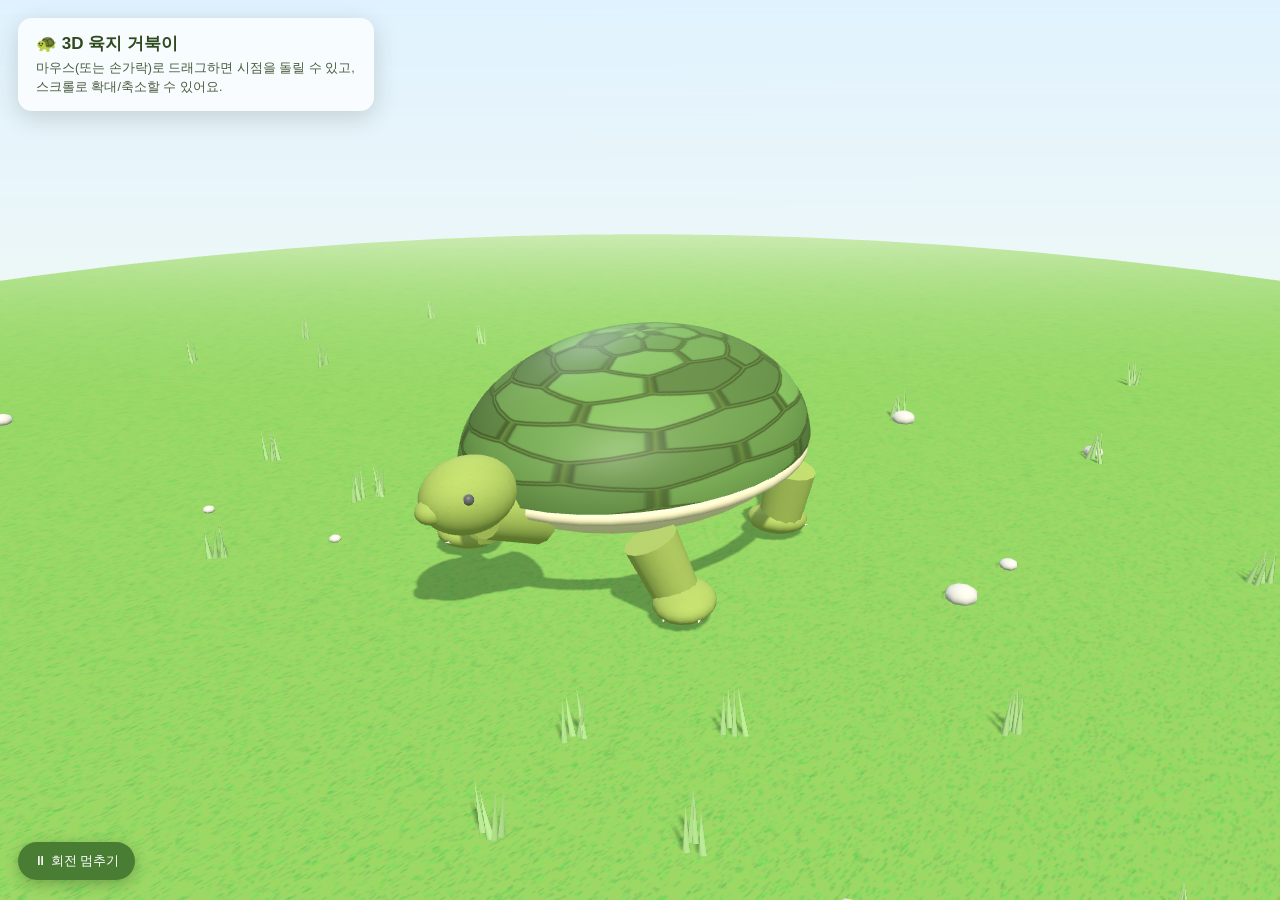
<file: index.html>
<!DOCTYPE html>
<html lang="ko">
<head>
<meta charset="UTF-8" />
<meta name="viewport" content="width=device-width, initial-scale=1.0" />
<title>3D 육지 거북이</title>
<style>
  :root {
    color-scheme: light;
  }
  html, body {
    margin: 0;
    padding: 0;
    height: 100%;
    background: #dff0c8;
    font-family: -apple-system, BlinkMacSystemFont, "Segoe UI", "Apple SD Gothic Neo", "Noto Sans KR", sans-serif;
    overflow: hidden;
  }
  #scene-container {
    position: fixed;
    inset: 0;
  }
  #scene-container canvas {
    display: block;
  }
  .ui {
    position: fixed;
    top: 18px;
    left: 18px;
    z-index: 10;
    background: rgba(255, 255, 255, 0.72);
    backdrop-filter: blur(6px);
    padding: 14px 18px;
    border-radius: 14px;
    box-shadow: 0 6px 24px rgba(30, 50, 20, 0.18);
    max-width: min(320px, calc(100vw - 36px));
  }
  .ui h1 {
    margin: 0 0 4px;
    font-size: 17px;
    color: #2f4a1f;
  }
  .ui p {
    margin: 0;
    font-size: 12.5px;
    line-height: 1.5;
    color: #4a5c3d;
  }
  #toggle-rotate {
    position: fixed;
    bottom: 20px;
    left: 18px;
    z-index: 10;
    border: none;
    background: #3f6b2c;
    color: #fff;
    font-size: 13px;
    padding: 10px 16px;
    border-radius: 999px;
    cursor: pointer;
    box-shadow: 0 4px 14px rgba(30, 50, 20, 0.3);
  }
  #toggle-rotate.active { background: #4a7d34; }
  #toggle-rotate:hover { filter: brightness(1.08); }
  #loading {
    position: fixed;
    inset: 0;
    display: flex;
    align-items: center;
    justify-content: center;
    background: #dff0c8;
    color: #3f6b2c;
    font-size: 15px;
    z-index: 20;
  }
</style>
</head>
<body>
  <div id="loading">거북이를 불러오는 중… 🐢</div>
  <div id="scene-container"></div>

  <div class="ui">
    <h1>🐢 3D 육지 거북이</h1>
    <p>마우스(또는 손가락)로 드래그하면 시점을 돌릴 수 있고, 스크롤로 확대/축소할 수 있어요.</p>
  </div>
  <button id="toggle-rotate" class="active">⏸ 회전 멈추기</button>

  <script src="vendor/three.min.js"></script>
  <script src="vendor/OrbitControls.js"></script>
  <script src="turtle-scene.js"></script>
</body>
</html>
</file>
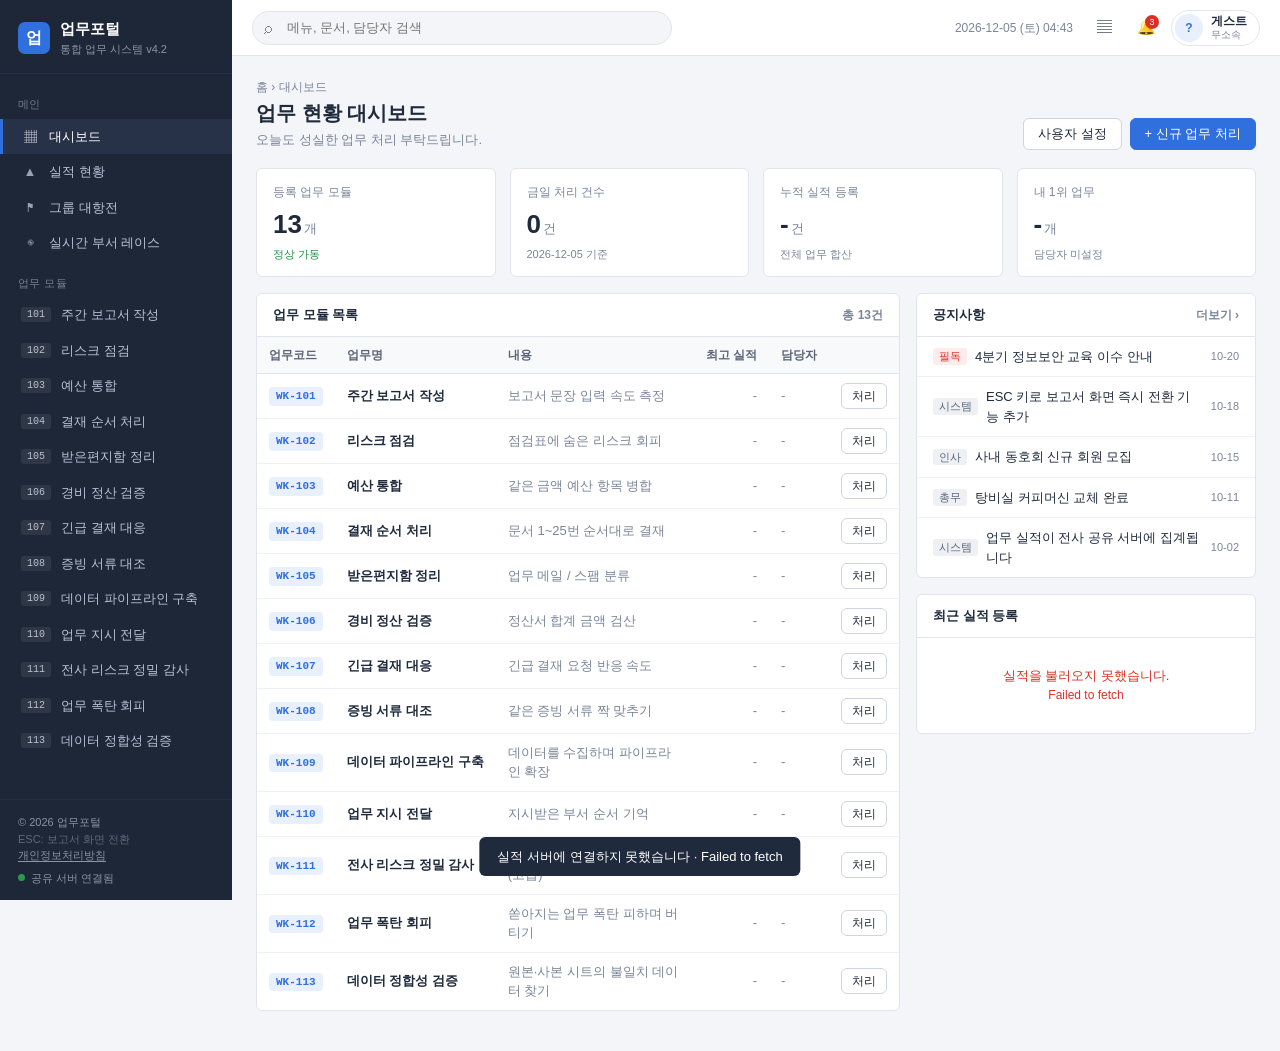
<file: work-portal/index.html>
<!DOCTYPE html>
<html lang="ko">
<head>
<meta charset="UTF-8" />
<meta name="viewport" content="width=device-width, initial-scale=1.0" />
<title>업무포털</title>
<link rel="stylesheet" href="style.css" />
</head>
<body>
<div class="app">
  <aside class="sidebar" id="sidebar">
    <div class="brand">
      <span class="brand-mark">업</span>
      <div>
        <div class="brand-name">업무포털</div>
        <div class="brand-sub">통합 업무 시스템 v4.2</div>
      </div>
    </div>
    <nav class="nav" id="nav"></nav>
    <div class="side-foot">
      <div>© 2026 업무포털</div>
      <div class="muted">ESC: 보고서 화면 전환</div>
      <div><a class="foot-link" href="privacy.html">개인정보처리방침</a></div>
      <div class="db-mode" id="dbMode"></div>
    </div>
  </aside>
  <div class="scrim" id="scrim"></div>

  <div class="main-wrap">
    <header class="topbar">
      <button class="icon-btn menu-btn" id="menuBtn" aria-label="메뉴">☰</button>
      <div class="search">
        <span class="search-ico">⌕</span>
        <input type="text" placeholder="메뉴, 문서, 담당자 검색" aria-label="검색" />
      </div>
      <div class="seg scope-seg hidden" id="scopeSeg" title="순위 보기 범위"></div>
      <div class="top-right">
        <span class="clock" id="clock"></span>
        <button class="icon-btn" id="bossBtn" title="보고서 화면 전환 (ESC)">▤</button>
        <button class="icon-btn bell" title="알림">🔔<span class="dot">3</span></button>
        <button class="user-chip" id="userChip">
          <span class="avatar" id="avatar">?</span>
          <span class="user-meta">
            <span class="user-name" id="userName">게스트</span>
            <span class="user-dept" id="userGroup">무소속</span>
          </span>
        </button>
      </div>
    </header>
    <main class="main" id="main"></main>
  </div>
</div>

<div class="modal-back hidden" id="modalBack"><div class="modal" id="modal"></div></div>
<div class="toast" id="toast"></div>
<div class="boss hidden" id="boss"></div>

<script src="config.js"></script>
<script src="games.js"></script>
<script src="db.js"></script>
<script src="app.js"></script>
</body>
</html>
</file>
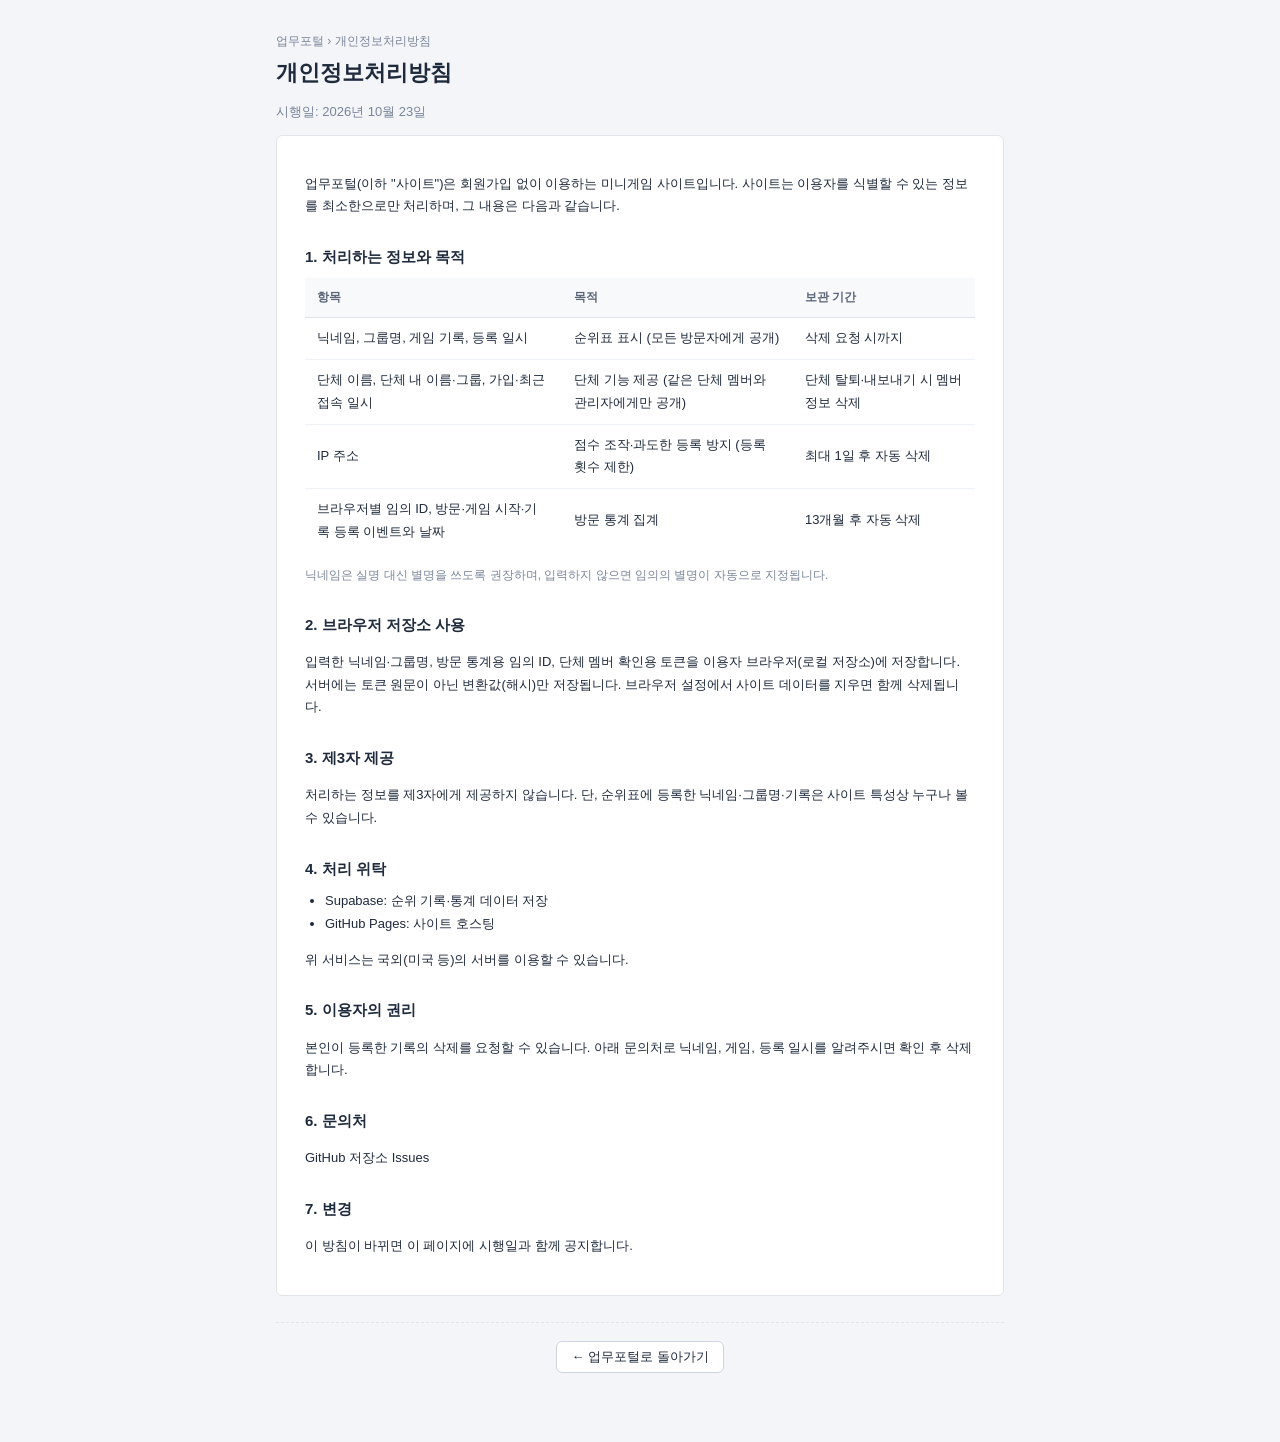
<file: work-portal/privacy.html>
<!DOCTYPE html>
<html lang="ko">
<head>
<meta charset="UTF-8" />
<meta name="viewport" content="width=device-width, initial-scale=1.0" />
<title>개인정보처리방침 - 업무포털</title>
<link rel="stylesheet" href="style.css" />
</head>
<body>
<div class="doc-page">
  <div class="crumb"><a href="./">업무포털</a> › 개인정보처리방침</div>
  <h1>개인정보처리방침</h1>
  <p class="muted">시행일: 2026년 10월 23일</p>

  <section class="panel">
    <div class="panel-b">
      <p>업무포털(이하 "사이트")은 회원가입 없이 이용하는 미니게임 사이트입니다. 사이트는 이용자를 식별할 수 있는 정보를 최소한으로만 처리하며, 그 내용은 다음과 같습니다.</p>

      <h2>1. 처리하는 정보와 목적</h2>
      <table class="tbl">
        <thead><tr><th>항목</th><th>목적</th><th>보관 기간</th></tr></thead>
        <tbody>
          <tr><td>닉네임, 그룹명, 게임 기록, 등록 일시</td><td>순위표 표시 (모든 방문자에게 공개)</td><td>삭제 요청 시까지</td></tr>
          <tr><td>단체 이름, 단체 내 이름·그룹, 가입·최근 접속 일시</td><td>단체 기능 제공 (같은 단체 멤버와 관리자에게만 공개)</td><td>단체 탈퇴·내보내기 시 멤버 정보 삭제</td></tr>
          <tr><td>IP 주소</td><td>점수 조작·과도한 등록 방지 (등록 횟수 제한)</td><td>최대 1일 후 자동 삭제</td></tr>
          <tr><td>브라우저별 임의 ID, 방문·게임 시작·기록 등록 이벤트와 날짜</td><td>방문 통계 집계</td><td>13개월 후 자동 삭제</td></tr>
        </tbody>
      </table>
      <p class="muted sm">닉네임은 실명 대신 별명을 쓰도록 권장하며, 입력하지 않으면 임의의 별명이 자동으로 지정됩니다.</p>

      <h2>2. 브라우저 저장소 사용</h2>
      <p>입력한 닉네임·그룹명, 방문 통계용 임의 ID, 단체 멤버 확인용 토큰을 이용자 브라우저(로컬 저장소)에 저장합니다. 서버에는 토큰 원문이 아닌 변환값(해시)만 저장됩니다. 브라우저 설정에서 사이트 데이터를 지우면 함께 삭제됩니다.</p>

      <h2>3. 제3자 제공</h2>
      <p>처리하는 정보를 제3자에게 제공하지 않습니다. 단, 순위표에 등록한 닉네임·그룹명·기록은 사이트 특성상 누구나 볼 수 있습니다.</p>

      <h2>4. 처리 위탁</h2>
      <ul>
        <li>Supabase: 순위 기록·통계 데이터 저장</li>
        <li>GitHub Pages: 사이트 호스팅</li>
      </ul>
      <p>위 서비스는 국외(미국 등)의 서버를 이용할 수 있습니다.</p>

      <h2>5. 이용자의 권리</h2>
      <p>본인이 등록한 기록의 삭제를 요청할 수 있습니다. 아래 문의처로 닉네임, 게임, 등록 일시를 알려주시면 확인 후 삭제합니다.</p>

      <h2>6. 문의처</h2>
      <p><a href="https://github.com/vision-monkey/Sample3D/issues" target="_blank" rel="noopener">GitHub 저장소 Issues</a></p>

      <h2>7. 변경</h2>
      <p>이 방침이 바뀌면 이 페이지에 시행일과 함께 공지합니다.</p>
    </div>
  </section>
  <p class="intro-actions"><a class="btn" href="./">← 업무포털로 돌아가기</a></p>
</div>
</body>
</html>
</file>
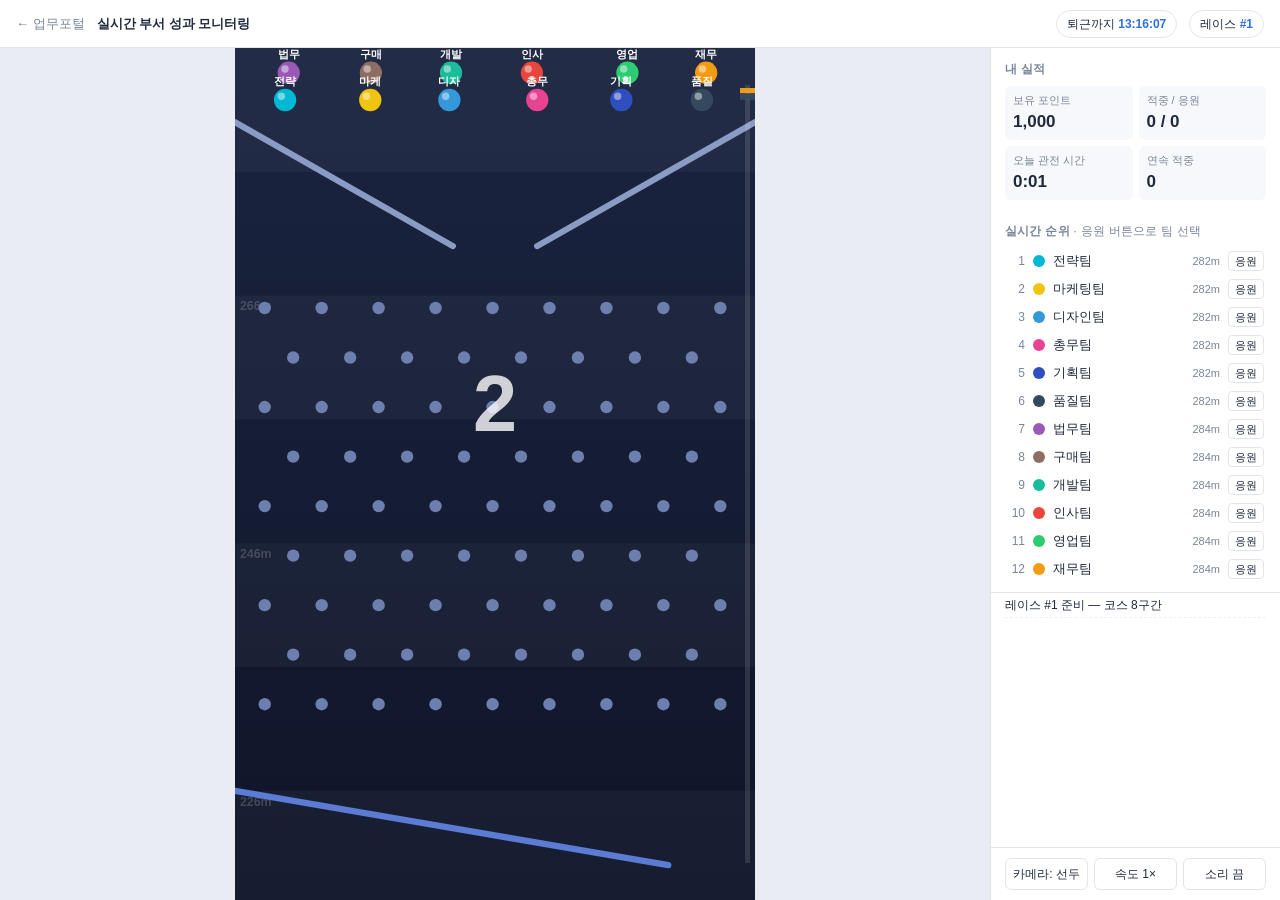
<file: work-portal/race.html>
<!DOCTYPE html>
<html lang="ko">
<head>
<meta charset="UTF-8" />
<meta name="viewport" content="width=device-width, initial-scale=1.0" />
<title>업무포털 - 실시간 부서 성과 모니터링</title>
<style>
  :root {
    --bg: #f3f5f8; --panel: #fff; --line: #e1e5eb; --text: #1f2a3c; --muted: #7a8599;
    --accent: #2f6fde; --ok: #1e8e3e; --ng: #d93025; --gold: #f2b400;
    color-scheme: light;
  }
  * { box-sizing: border-box; }
  html, body { margin: 0; height: 100%; }
  body {
    background: var(--bg); color: var(--text); overflow: hidden;
    font: 13px/1.5 "Pretendard", "Malgun Gothic", "맑은 고딕", "Apple SD Gothic Neo", "Noto Sans KR", -apple-system, "Segoe UI", sans-serif;
  }
  button { font: inherit; color: inherit; cursor: pointer; }
  .top {
    height: 48px; display: flex; align-items: center; gap: 12px; padding: 0 16px;
    background: #fff; border-bottom: 1px solid var(--line);
  }
  .top a { color: var(--muted); text-decoration: none; }
  .top a:hover { color: var(--accent); }
  .top .title { font-weight: 700; }
  .top .sp { flex: 1; }
  .chip { padding: 4px 10px; border: 1px solid var(--line); border-radius: 999px; background: #fff; font-size: 12px; white-space: nowrap; }
  .chip b { color: var(--accent); font-variant-numeric: tabular-nums; }
  .layout { display: flex; height: calc(100% - 48px); }
  .stage { flex: 1; min-width: 0; position: relative; display: flex; justify-content: center; background: #e9edf3; }
  #cv { display: block; height: 100%; max-width: 100%; touch-action: none; }
  .side {
    width: 290px; flex: 0 0 290px; background: #fff; border-left: 1px solid var(--line);
    display: flex; flex-direction: column; overflow: hidden;
  }
  .side h3 { margin: 0; padding: 12px 14px 8px; font-size: 12px; color: var(--muted); font-weight: 600; letter-spacing: .02em; }
  .stats { display: grid; grid-template-columns: 1fr 1fr; gap: 6px; padding: 0 14px 10px; }
  .stat { background: #f6f8fb; border-radius: 6px; padding: 6px 8px; }
  .stat .l { font-size: 11px; color: var(--muted); }
  .stat .v { font-size: 17px; font-weight: 700; font-variant-numeric: tabular-nums; }
  .stat .v.up { color: var(--ok); }
  #board { list-style: none; margin: 0; padding: 0 8px; position: relative; flex: 0 0 auto; }
  #board li {
    position: absolute; left: 8px; right: 8px; height: 26px; display: flex; align-items: center; gap: 8px;
    padding: 0 8px; border-radius: 5px; transition: transform .35s cubic-bezier(.2,.9,.3,1.2), background .3s;
    font-variant-numeric: tabular-nums;
  }
  #board li.mine { background: #fff6d6; font-weight: 700; }
  #board li .pos { width: 18px; color: var(--muted); font-size: 12px; text-align: right; }
  #board li .dot { width: 12px; height: 12px; border-radius: 50%; flex: 0 0 auto; }
  #board li .nm { flex: 1; }
  #board li .tag { font-size: 11px; color: var(--muted); }
  #board li.fin .tag { color: var(--ok); font-weight: 700; }
  #board li .bet {
    border: 1px solid var(--line); background: #fff; border-radius: 4px; font-size: 11px; padding: 0 6px; line-height: 18px;
  }
  #board li.mine .bet { background: var(--gold); border-color: var(--gold); color: #fff; }
  .feed { flex: 1; overflow: hidden; border-top: 1px solid var(--line); margin-top: 8px; }
  #feed { list-style: none; margin: 0; padding: 0 14px 10px; font-size: 12px; }
  #feed li { padding: 3px 0; border-bottom: 1px dashed #eef1f5; animation: fin .3s ease; }
  #feed li.hot { color: var(--ng); font-weight: 700; }
  #feed li.gold { color: #b07d00; font-weight: 700; }
  @keyframes fin { from { opacity: 0; transform: translateX(-8px); } }
  .ctrl { display: flex; gap: 6px; padding: 10px 14px; border-top: 1px solid var(--line); }
  .ctrl button { flex: 1; border: 1px solid var(--line); background: #fff; border-radius: 6px; padding: 6px 0; font-size: 12px; }
  .ctrl button.on { background: var(--accent); color: #fff; border-color: var(--accent); }
  .overlay {
    position: absolute; left: 50%; top: 38%; transform: translate(-50%, -50%) scale(.6); opacity: 0; pointer-events: none;
    background: rgba(255,255,255,.95); border-radius: 14px; padding: 18px 26px; text-align: center;
    box-shadow: 0 14px 40px rgba(20,30,60,.25); transition: all .35s cubic-bezier(.2,1.4,.4,1); min-width: 240px;
  }
  .overlay.show { opacity: 1; transform: translate(-50%, -50%) scale(1); }
  .overlay .big { font-size: 26px; font-weight: 800; }
  .overlay .sub { color: var(--muted); margin-top: 4px; }
  .overlay .gain { font-size: 20px; font-weight: 800; color: var(--ok); margin-top: 6px; }
  .overlay .gain.lose { color: var(--muted); font-size: 14px; }
  .boss { position: fixed; inset: 0; background: #fff; z-index: 99; overflow: auto; padding: 16px; }
  .boss table { border-collapse: collapse; font-size: 12px; width: 100%; }
  .boss th, .boss td { border: 1px solid #d6dbe3; padding: 3px 8px; text-align: right; }
  .boss th { background: #f1f3f6; text-align: center; }
  .boss td:first-child { text-align: left; }
  .hidden { display: none !important; }
  @media (max-width: 760px) {
    .side { position: absolute; right: 0; top: 48px; bottom: auto; width: 128px; flex: none; background: rgba(255,255,255,.82); border-radius: 0 0 0 8px; }
    .stats, .feed, .side h3, .chip.hide-m, .top .title { display: none; }
    #board { padding: 4px 0 0; }
    #board li { left: 2px; right: 2px; gap: 4px; padding: 0 4px; font-size: 11px; white-space: nowrap; }
    #board li .pos { width: 14px; font-size: 10px; }
    #board li .dot { width: 9px; height: 9px; }
    #board li .tag { display: none; }
    #board li .bet { padding: 0 4px; font-size: 10px; }
    .ctrl { flex-direction: column; gap: 4px; padding: 6px; }
    .ctrl button { font-size: 11px; padding: 3px 0; }
    .stage { justify-content: flex-start; }
  }
</style>
</head>
<body>
<div class="top">
  <a href="./">← 업무포털</a>
  <span class="title">실시간 부서 성과 모니터링</span>
  <span class="sp"></span>
  <span class="chip hide-m">퇴근까지 <b id="leave">--:--:--</b></span>
  <span class="chip">레이스 <b id="raceNo">#1</b></span>
</div>
<div class="layout">
  <div class="stage">
    <canvas id="cv"></canvas>
    <div class="overlay" id="ov"><div class="big" id="ovBig"></div><div class="sub" id="ovSub"></div><div class="gain" id="ovGain"></div></div>
  </div>
  <aside class="side">
    <h3 class="hide-m">내 실적</h3>
    <div class="stats">
      <div class="stat"><div class="l">보유 포인트</div><div class="v" id="pts">1,000</div></div>
      <div class="stat"><div class="l">적중 / 응원</div><div class="v" id="hit">0 / 0</div></div>
      <div class="stat"><div class="l">오늘 관전 시간</div><div class="v" id="watch">0:00</div></div>
      <div class="stat"><div class="l">연속 적중</div><div class="v" id="streak">0</div></div>
    </div>
    <h3>실시간 순위 <span style="font-weight:400">· 응원 버튼으로 팀 선택</span></h3>
    <ul id="board"></ul>
    <div class="feed"><ul id="feed"></ul></div>
    <div class="ctrl">
      <button id="btnCam">카메라: 선두</button>
      <button id="btnSpeed">속도 1×</button>
      <button id="btnSnd">소리 끔</button>
    </div>
  </aside>
</div>
<div class="boss hidden" id="boss"></div>

<script>
(() => {
  'use strict';
  /* ================= 설정 ================= */
  const TEAMS = [
    ['인사팀', '#e8453c'], ['재무팀', '#f39c12'], ['마케팅팀', '#f1c40f'], ['영업팀', '#2ecc71'],
    ['개발팀', '#1abc9c'], ['디자인팀', '#3498db'], ['기획팀', '#2f4fbf'], ['법무팀', '#9b59b6'],
    ['총무팀', '#e84393'], ['구매팀', '#8d6e63'], ['품질팀', '#34495e'], ['전략팀', '#00b8d4'],
  ];
  const W = 420;               // 월드 폭
  const R = 9;                 // 공 반지름
  const G = 980;               // 중력
  const DT = 1 / 240;          // 물리 스텝
  const store = {
    get(k, d) { try { const v = localStorage.getItem('wp_race_' + k); return v == null ? d : JSON.parse(v); } catch (e) { return d; } },
    set(k, v) { try { localStorage.setItem('wp_race_' + k, JSON.stringify(v)); } catch (e) {} },
  };
  const today = new Date().toDateString();
  if (store.get('day', '') !== today) { store.set('day', today); store.set('watch', 0); }

  let points = store.get('points', 1000);
  let hits = store.get('hits', 0), bets = store.get('bets', 0), streak = store.get('streak', 0);
  let watchSec = store.get('watch', 0);
  let raceNo = store.get('raceNo', 0);
  let myTeam = store.get('myTeam', -1);
  let wins = store.get('wins', TEAMS.map(() => 0));

  /* ================= 캔버스 ================= */
  const cv = document.getElementById('cv');
  const ctx = cv.getContext('2d');
  let scale = 1, viewH = 800, cssW = W;
  function resize() {
    const stage = cv.parentElement;
    const sh = stage.clientHeight;
    const sw = stage.clientWidth;
    cssW = Math.min(sw, Math.max(320, Math.min(520, sh * 0.62)));
    const dpr = window.devicePixelRatio || 1;
    cv.style.width = cssW + 'px';
    cv.style.height = sh + 'px';
    cv.width = Math.round(cssW * dpr);
    cv.height = Math.round(sh * dpr);
    scale = (cssW / W) * dpr;
    viewH = cv.height / scale;
  }
  window.addEventListener('resize', resize);

  /* ================= 코스 생성 ================= */
  const rnd = (a, b) => a + Math.random() * (b - a);
  const pick = (arr) => arr[Math.floor(Math.random() * arr.length)];
  let pegs, segs, spinners, bumpers, boosters, finishY, sections;

  function buildCourse() {
    pegs = []; segs = []; spinners = []; bumpers = []; boosters = []; sections = [];
    let y = 160;
    // 출발 깔때기
    segs.push({ x1: 0, y1: 60, x2: W / 2 - 34, y2: y, kind: 'wall' });
    segs.push({ x1: W, y1: 60, x2: W / 2 + 34, y2: y, kind: 'wall' });
    y += 50;
    const types = ['pegs', 'spin', 'zig', 'bump', 'funnel', 'mill', 'pegs', 'spin', 'bump', 'zig'];
    const order = [];
    const n = 7 + Math.floor(Math.random() * 2);
    let last = '';
    for (let i = 0; i < n; i++) {
      let t; do { t = pick(types); } while (t === last);
      order.push(t); last = t;
    }
    for (const t of order) {
      const y0 = y;
      if (t === 'pegs') {
        const rows = 7 + Math.floor(Math.random() * 3), gap = 46;
        for (let r = 0; r < rows; r++) {
          const off = r % 2 ? gap / 2 : 0;
          for (let x = 24 + off; x < W - 16; x += gap) pegs.push({ x, y: y + r * 40, r: 5, flash: 0 });
        }
        y += rows * 40 + 30;
      } else if (t === 'spin') {
        const cnt = pick([2, 3]);
        for (let i = 0; i < cnt; i++) {
          const cx = (W / (cnt + 1)) * (i + 1);
          spinners.push({ x: cx, y: y + 70, len: W / (cnt + 1) * 0.92, a: Math.random() * Math.PI, w: (i % 2 ? -1 : 1) * rnd(2.2, 3.6), arms: pick([1, 2]) });
        }
        y += 170;
      } else if (t === 'zig') {
        const k = 3;
        for (let i = 0; i < k; i++) {
          const left = i % 2 === 0;
          if (left) segs.push({ x1: 0, y1: y, x2: W - 70, y2: y + 60, kind: 'shelf' });
          else segs.push({ x1: W, y1: y, x2: 70, y2: y + 60, kind: 'shelf' });
          y += 95;
        }
        y += 30;
      } else if (t === 'bump') {
        const cnt = 5 + Math.floor(Math.random() * 3);
        for (let i = 0; i < cnt; i++) {
          bumpers.push({ x: rnd(50, W - 50), y: y + 40 + i * 48, r: rnd(14, 22), flash: 0 });
        }
        y += cnt * 48 + 70;
      } else if (t === 'funnel') {
        const gx = rnd(110, W - 110);
        segs.push({ x1: 0, y1: y, x2: gx - 26, y2: y + 110, kind: 'wall' });
        segs.push({ x1: W, y1: y, x2: gx + 26, y2: y + 110, kind: 'wall' });
        boosters.push({ x: gx, y: y + 150, r: 20, flash: 0 });
        y += 210;
      } else if (t === 'mill') {
        spinners.push({ x: W / 2, y: y + 110, len: 190, a: 0, w: pick([-1, 1]) * rnd(1.4, 2.2), arms: 3 });
        pegs.push({ x: 30, y: y + 40, r: 6, flash: 0 }, { x: W - 30, y: y + 40, r: 6, flash: 0 });
        y += 240;
      }
      sections.push({ t, y0, y1: y });
    }
    y += 40;
    // 결승 깔때기
    segs.push({ x1: 0, y1: y, x2: W / 2 - 40, y2: y + 120, kind: 'wall' });
    segs.push({ x1: W, y1: y, x2: W / 2 + 40, y2: y + 120, kind: 'wall' });
    finishY = y + 150;
  }

  /* ================= 공 ================= */
  let balls = [];
  let finishOrder = [];
  let phase = 'ready', phaseT = 0, raceT = 0, firstFinishT = 0;
  let cam = 0, camMode = store.get('cam', 'lead');
  let particles = [], popups = [];
  let speed = 1, shake = 0, slowmo = 1;
  let lastRank = [], leadFeedT = 0;

  function newRace() {
    buildCourse();
    raceNo++; store.set('raceNo', raceNo);
    document.getElementById('raceNo').textContent = '#' + raceNo;
    const idx = TEAMS.map((_, i) => i).sort(() => Math.random() - 0.5);
    balls = idx.map((ti, k) => ({
      t: ti, name: TEAMS[ti][0], color: TEAMS[ti][1],
      x: 40 + (k % 6) * 68 + rnd(-6, 6), y: 20 + Math.floor(k / 6) * 22,
      vx: 0, vy: 0, fin: 0, best: 0, stuckT: 0, trail: [],
    }));
    finishOrder = [];
    phase = 'ready'; phaseT = 0; raceT = 0; firstFinishT = 0;
    cam = 0; particles = []; popups = []; lastRank = []; leadFeedT = 0;
    feed(`레이스 #${raceNo} 준비 — 코스 ${sections.length}구간`, '');
    if (myTeam >= 0) feed(`내 응원팀: ${TEAMS[myTeam][0]} (배당 ${odds(myTeam).toFixed(1)}배)`, 'gold');
    hideOverlay();
    showOverlay('READY', myTeam >= 0 ? `${TEAMS[myTeam][0]} 응원 중` : '오른쪽에서 응원팀을 골라보세요', '');
  }

  function odds(t) {
    const total = wins.reduce((a, b) => a + b, 0) + TEAMS.length;
    const p = (wins[t] + 1) / total;
    return Math.max(2, Math.min(25, 0.9 / p));
  }

  /* ================= 물리 ================= */
  function collideSeg(b, x1, y1, x2, y2, rest, svx, svy, cxr, cyr, w) {
    const dx = x2 - x1, dy = y2 - y1;
    const L2 = dx * dx + dy * dy || 1;
    let t = ((b.x - x1) * dx + (b.y - y1) * dy) / L2;
    t = t < 0 ? 0 : t > 1 ? 1 : t;
    const px = x1 + dx * t, py = y1 + dy * t;
    let nx = b.x - px, ny = b.y - py;
    const d2 = nx * nx + ny * ny;
    if (d2 >= R * R) return false;
    const d = Math.sqrt(d2) || 0.0001;
    nx /= d; ny /= d;
    b.x = px + nx * R; b.y = py + ny * R;
    // 회전체 표면 속도
    let sx = svx || 0, sy = svy || 0;
    if (w) { sx = -w * (py - cyr); sy = w * (px - cxr); }
    const rvx = b.vx - sx, rvy = b.vy - sy;
    const vn = rvx * nx + rvy * ny;
    if (vn < 0) {
      const tx = rvx - vn * nx, ty = rvy - vn * ny;
      b.vx = tx * 0.995 - vn * rest * nx + sx;
      b.vy = ty * 0.995 - vn * rest * ny + sy;
    }
    return -vn;
  }
  function collideCircle(b, c, rest, kick) {
    const dx = b.x - c.x, dy = b.y - c.y;
    const rr = R + c.r;
    const d2 = dx * dx + dy * dy;
    if (d2 >= rr * rr) return 0;
    const d = Math.sqrt(d2) || 0.0001;
    const nx = dx / d, ny = dy / d;
    b.x = c.x + nx * rr; b.y = c.y + ny * rr;
    const vn = b.vx * nx + b.vy * ny;
    if (vn < 0) {
      b.vx -= (1 + rest) * vn * nx;
      b.vy -= (1 + rest) * vn * ny;
    }
    if (kick) { b.vx += nx * kick; b.vy += ny * kick; }
    return Math.max(0, -vn);
  }

  function step(dt) {
    for (const s of spinners) s.a += s.w * dt;
    for (const b of balls) {
      if (b.fin) continue;
      b.vy += G * dt;
      b.vx *= 0.9995;
      const sp = Math.hypot(b.vx, b.vy);
      if (sp > 1100) { b.vx *= 1100 / sp; b.vy *= 1100 / sp; }
      b.x += b.vx * dt; b.y += b.vy * dt;
      // 벽
      if (b.x < R) { b.x = R; b.vx = Math.abs(b.vx) * 0.6; }
      if (b.x > W - R) { b.x = W - R; b.vx = -Math.abs(b.vx) * 0.6; }
      // 정적 선분
      for (const s of segs) {
        if (b.y < Math.min(s.y1, s.y2) - R - 2 || b.y > Math.max(s.y1, s.y2) + R + 2) continue;
        collideSeg(b, s.x1, s.y1, s.x2, s.y2, 0.35);
      }
      // 회전 막대
      for (const s of spinners) {
        if (Math.abs(b.y - s.y) > s.len / 2 + R + 4) continue;
        for (let k = 0; k < s.arms; k++) {
          const a = s.a + (k * Math.PI) / s.arms;
          const hx = Math.cos(a) * s.len / 2, hy = Math.sin(a) * s.len / 2;
          const hit = collideSeg(b, s.x - hx, s.y - hy, s.x + hx, s.y + hy, 0.5, 0, 0, s.x, s.y, s.w);
          if (hit > 250) spark(b.x, b.y, b.color, 3);
        }
      }
      for (const p of pegs) {
        if (Math.abs(b.y - p.y) > 20) continue;
        const v = collideCircle(b, p, 0.55);
        if (v > 120) { p.flash = 1; if (v > 300) blip(600 + Math.random() * 300, 0.02); }
      }
      for (const p of bumpers) {
        if (Math.abs(b.y - p.y) > 40) continue;
        const v = collideCircle(b, p, 0.9, 260);
        if (v > 0) { p.flash = 1; spark(b.x, b.y, '#ff4d6d', 8); shake = Math.max(shake, 3); blip(220 + Math.random() * 80, 0.05); }
      }
      for (const p of boosters) {
        if (Math.abs(b.y - p.y) > 40) continue;
        const dx = b.x - p.x, dy = b.y - p.y;
        if (dx * dx + dy * dy < (p.r + R) ** 2 && !b.boosted) {
          b.boosted = p; b.vy = Math.max(b.vy, 0) + 520; b.vx += rnd(-180, 180);
          p.flash = 1; spark(b.x, b.y, '#ffd400', 14);
          popup(b.x, b.y, 'BOOST!', '#e0a800');
          blip(900, 0.06);
        }
        if (b.boosted === p && Math.abs(dy) > 60) b.boosted = null;
      }
      // 결승
      if (b.y > finishY) {
        b.fin = finishOrder.length + 1;
        finishOrder.push(b);
        onFinish(b);
      }
    }
    // 공끼리 충돌
    for (let i = 0; i < balls.length; i++) {
      const a = balls[i]; if (a.fin) continue;
      for (let j = i + 1; j < balls.length; j++) {
        const b = balls[j]; if (b.fin) continue;
        const dx = b.x - a.x, dy = b.y - a.y;
        const d2 = dx * dx + dy * dy;
        if (d2 >= 4 * R * R || d2 === 0) continue;
        const d = Math.sqrt(d2), nx = dx / d, ny = dy / d, ov = (2 * R - d) / 2;
        a.x -= nx * ov; a.y -= ny * ov; b.x += nx * ov; b.y += ny * ov;
        const vn = (b.vx - a.vx) * nx + (b.vy - a.vy) * ny;
        if (vn < 0) {
          const j2 = -vn * 0.9;
          a.vx -= nx * j2; a.vy -= ny * j2; b.vx += nx * j2; b.vy += ny * j2;
        }
      }
    }
  }

  function antiStuck(dt) {
    for (const b of balls) {
      if (b.fin) continue;
      if (b.y > b.best + 6) { b.best = b.y; b.stuckT = 0; }
      else b.stuckT += dt;
      if (b.stuckT > 2.5) {
        b.vx += rnd(-260, 260); b.vy -= rnd(200, 380); b.stuckT = 0;
        popup(b.x, b.y - 14, '!?', '#888');
      }
    }
  }

  /* ================= 이벤트 ================= */
  function onFinish(b) {
    spark(b.x, finishY, b.color, 20);
    if (b.fin === 1) {
      firstFinishT = raceT;
      wins[b.t]++; store.set('wins', wins);
      feed(`🏆 ${b.name} 1위 골인! (${raceT.toFixed(1)}초)`, 'gold');
      confetti(80);
      shake = 8;
      blip(523, 0.12); setTimeout(() => blip(659, 0.12), 110); setTimeout(() => blip(784, 0.2), 220);
    } else if (b.fin <= 3) {
      feed(`${b.fin}위 ${b.name} 골인`, '');
    }
    if (b.t === myTeam) {
      const o = odds(myTeam);
      let gain = 0;
      if (b.fin === 1) gain = Math.round(100 * o);
      else if (b.fin === 2) gain = Math.round(100 * o * 0.35);
      else if (b.fin === 3) gain = Math.round(100 * o * 0.15);
      bets++;
      if (b.fin === 1) { hits++; streak++; } else streak = 0;
      points += gain - 100;
      settle = { fin: b.fin, gain };
      saveStats();
    }
  }
  let settle = null;

  function saveStats() {
    if (points < 100) points = 1000; // 파산 구제
    store.set('points', points); store.set('hits', hits); store.set('bets', bets); store.set('streak', streak);
    renderStats();
  }
  function renderStats() {
    document.getElementById('pts').textContent = points.toLocaleString();
    document.getElementById('hit').textContent = `${hits} / ${bets}`;
    document.getElementById('streak').textContent = streak + (streak >= 2 ? ' 🔥' : '');
  }

  /* ================= 이펙트 ================= */
  function spark(x, y, color, n) {
    for (let i = 0; i < n; i++) {
      const a = Math.random() * Math.PI * 2, s = rnd(60, 260);
      particles.push({ x, y, vx: Math.cos(a) * s, vy: Math.sin(a) * s, life: rnd(0.3, 0.7), max: 0.7, color, sz: rnd(1.5, 3.2), g: 300 });
    }
  }
  function confetti(n) {
    const cols = ['#e8453c', '#f1c40f', '#2ecc71', '#3498db', '#9b59b6', '#ff7f50'];
    for (let i = 0; i < n; i++) {
      particles.push({ x: rnd(0, W), y: cam - 20, vx: rnd(-80, 80), vy: rnd(40, 260), life: rnd(1.5, 3), max: 3, color: pick(cols), sz: rnd(3, 6), g: 120, rot: Math.random() * 6, conf: true });
    }
  }
  function popup(x, y, text, color) { popups.push({ x, y, text, color, life: 1 }); }

  let audio = null, soundOn = store.get('sound', false);
  function blip(freq, dur) {
    if (!soundOn) return;
    try {
      audio = audio || new (window.AudioContext || window.webkitAudioContext)();
      const o = audio.createOscillator(), g = audio.createGain();
      o.type = 'triangle'; o.frequency.value = freq;
      g.gain.setValueAtTime(0.06, audio.currentTime);
      g.gain.exponentialRampToValueAtTime(0.0001, audio.currentTime + dur);
      o.connect(g).connect(audio.destination);
      o.start(); o.stop(audio.currentTime + dur + 0.02);
    } catch (e) {}
  }

  const feedEl = document.getElementById('feed');
  function feed(text, cls) {
    const li = document.createElement('li');
    li.textContent = text; if (cls) li.className = cls;
    feedEl.prepend(li);
    while (feedEl.children.length > 30) feedEl.lastChild.remove();
  }

  const ov = document.getElementById('ov');
  function showOverlay(big, sub, gain, lose) {
    document.getElementById('ovBig').textContent = big;
    document.getElementById('ovSub').textContent = sub;
    const g = document.getElementById('ovGain');
    g.textContent = gain; g.className = 'gain' + (lose ? ' lose' : '');
    ov.classList.add('show');
  }
  function hideOverlay() { ov.classList.remove('show'); }

  /* ================= 순위판 ================= */
  const boardEl = document.getElementById('board');
  const rows = TEAMS.map((tm, i) => {
    const li = document.createElement('li');
    li.innerHTML = `<span class="pos"></span><span class="dot" style="background:${tm[1]}"></span><span class="nm">${tm[0]}</span><span class="tag"></span><button class="bet" type="button">응원</button>`;
    li.querySelector('.bet').addEventListener('click', () => {
      myTeam = myTeam === i ? -1 : i;
      store.set('myTeam', myTeam);
      if (phase === 'race' && myTeam >= 0) feed(`응원팀은 다음 레이스부터 적용: ${tm[0]}`, '');
      else if (myTeam >= 0) feed(`내 응원팀: ${tm[0]} (배당 ${odds(i).toFixed(1)}배)`, 'gold');
      updateBoard(true);
    });
    boardEl.appendChild(li);
    return li;
  });
  boardEl.style.height = TEAMS.length * 28 + 'px';
  let activeBet = -1; // 이번 레이스에 실제로 적용된 응원팀

  function ranking() {
    return balls.slice().sort((a, b) => (a.fin && b.fin ? a.fin - b.fin : a.fin ? -1 : b.fin ? 1 : b.y - a.y));
  }
  function updateBoard(force) {
    const rk = ranking();
    rk.forEach((b, i) => {
      const li = rows[b.t];
      li.style.transform = `translateY(${i * 28}px)`;
      li.querySelector('.pos').textContent = i + 1;
      li.className = (b.t === myTeam ? 'mine ' : '') + (b.fin ? 'fin' : '');
      const tag = li.querySelector('.tag');
      if (b.fin) tag.textContent = b.fin === 1 ? '🏆 골인' : '골인';
      else tag.textContent = Math.max(0, Math.round((finishY - b.y) / 10)) + 'm';
    });
    // 추월 알림
    if (phase === 'race' && lastRank.length) {
      rk.slice(0, 3).forEach((b, i) => {
        const prev = lastRank.indexOf(b.t);
        if (prev > i && !b.fin) {
          if (i === 0) {
            if (raceT - leadFeedT > 2.5) { leadFeedT = raceT; feed(`🔥 ${b.name} 선두 탈환!`, 'hot'); popup(b.x, b.y - 16, '1st!', '#d93025'); }
          }
          else if (prev - i >= 3) feed(`⚡ ${b.name} ${prev + 1}위 → ${i + 1}위 급상승`, '');
        }
      });
      if (activeBet >= 0) {
        const mi = rk.findIndex((b) => b.t === activeBet), pi = lastRank.indexOf(activeBet);
        if (mi === 0 && pi > 0) popup(rk[0].x, rk[0].y - 28, '내 팀 선두!', '#b07d00');
      }
    }
    lastRank = rk.map((b) => b.t);
  }

  /* ================= 렌더 ================= */
  function draw() {
    const dpr = window.devicePixelRatio || 1;
    ctx.setTransform(1, 0, 0, 1, 0, 0);
    // 배경
    const g = ctx.createLinearGradient(0, 0, 0, cv.height);
    g.addColorStop(0, '#1b2440'); g.addColorStop(1, '#0f1528');
    ctx.fillStyle = g; ctx.fillRect(0, 0, cv.width, cv.height);
    const sx = shake ? rnd(-shake, shake) : 0, sy = shake ? rnd(-shake, shake) : 0;
    ctx.setTransform(scale, 0, 0, scale, sx * dpr, (-cam + sy) * scale);

    const top = cam - 40, bot = cam + viewH + 40;
    // 구간 배경 띠 & 거리 표시
    ctx.font = '600 10px sans-serif'; ctx.textAlign = 'left';
    for (let y = Math.floor(top / 200) * 200; y < bot; y += 200) {
      ctx.fillStyle = 'rgba(255,255,255,0.035)'; ctx.fillRect(0, y, W, 100);
      ctx.fillStyle = 'rgba(255,255,255,0.18)';
      if (y > 0 && y < finishY) ctx.fillText(Math.round((finishY - y) / 10) + 'm', 4, y + 12);
    }
    // 결승선
    if (finishY > top && finishY < bot + 40) {
      const cs = 12;
      for (let i = 0; i < W / cs; i++) for (let j = 0; j < 2; j++) {
        ctx.fillStyle = (i + j) % 2 ? '#fff' : '#111';
        ctx.fillRect(i * cs, finishY + j * cs, cs, cs);
      }
      ctx.fillStyle = '#ffd400'; ctx.font = '800 16px sans-serif'; ctx.textAlign = 'center';
      ctx.fillText('FINISH', W / 2, finishY - 8);
      // 골인 단상
      finishOrder.slice(0, 12).forEach((b, i) => {
        const x = 20 + (i % 12) * 34, y = finishY + 50;
        ctx.fillStyle = b.color; ctx.beginPath(); ctx.arc(x + 8, y, R, 0, 7); ctx.fill();
        ctx.fillStyle = '#fff'; ctx.font = '700 10px sans-serif';
        ctx.fillText(i + 1, x + 8, y + 24);
      });
    }
    // 선분
    ctx.lineCap = 'round';
    for (const s of segs) {
      if (Math.max(s.y1, s.y2) < top || Math.min(s.y1, s.y2) > bot) continue;
      ctx.strokeStyle = s.kind === 'shelf' ? '#5b7bd5' : '#8a9bc4'; ctx.lineWidth = 5;
      ctx.beginPath(); ctx.moveTo(s.x1, s.y1); ctx.lineTo(s.x2, s.y2); ctx.stroke();
    }
    // 회전 막대
    for (const s of spinners) {
      if (s.y + s.len < top || s.y - s.len > bot) continue;
      ctx.strokeStyle = '#ff9f43'; ctx.lineWidth = 6;
      for (let k = 0; k < s.arms; k++) {
        const a = s.a + (k * Math.PI) / s.arms;
        const hx = Math.cos(a) * s.len / 2, hy = Math.sin(a) * s.len / 2;
        ctx.beginPath(); ctx.moveTo(s.x - hx, s.y - hy); ctx.lineTo(s.x + hx, s.y + hy); ctx.stroke();
      }
      ctx.fillStyle = '#fff'; ctx.beginPath(); ctx.arc(s.x, s.y, 4, 0, 7); ctx.fill();
    }
    // 핀
    for (const p of pegs) {
      if (p.y < top || p.y > bot) continue;
      ctx.fillStyle = p.flash > 0 ? `rgba(255,255,255,${0.5 + p.flash / 2})` : '#6d7fae';
      ctx.beginPath(); ctx.arc(p.x, p.y, p.r + p.flash * 2, 0, 7); ctx.fill();
      p.flash = Math.max(0, p.flash - 0.05);
    }
    for (const p of bumpers) {
      if (p.y < top || p.y > bot) continue;
      ctx.fillStyle = p.flash > 0 ? '#ff8fa3' : '#e63957';
      ctx.beginPath(); ctx.arc(p.x, p.y, p.r * (1 + p.flash * 0.15), 0, 7); ctx.fill();
      ctx.strokeStyle = '#ffd1dc'; ctx.lineWidth = 2; ctx.stroke();
      p.flash = Math.max(0, p.flash - 0.06);
    }
    for (const p of boosters) {
      if (p.y < top || p.y > bot) continue;
      const pulse = 1 + Math.sin(performance.now() / 150) * 0.08 + p.flash * 0.3;
      ctx.strokeStyle = '#ffd400'; ctx.lineWidth = 3;
      ctx.beginPath(); ctx.arc(p.x, p.y, p.r * pulse, 0, 7); ctx.stroke();
      ctx.fillStyle = '#ffd400'; ctx.font = '800 14px sans-serif'; ctx.textAlign = 'center';
      ctx.fillText('»', p.x, p.y + 5);
      p.flash = Math.max(0, p.flash - 0.04);
    }
    // 공
    const leader = ranking()[0];
    for (const b of balls) {
      if (b.fin) continue;
      if (b.trail.length > 1) {
        ctx.strokeStyle = b.color; ctx.lineWidth = 4; ctx.globalAlpha = 0.25;
        ctx.beginPath(); ctx.moveTo(b.trail[0][0], b.trail[0][1]);
        for (const t of b.trail) ctx.lineTo(t[0], t[1]);
        ctx.stroke(); ctx.globalAlpha = 1;
      }
    }
    for (const b of balls) {
      if (b.fin) continue;
      if (b.t === activeBet) {
        ctx.strokeStyle = '#ffd400'; ctx.lineWidth = 2.5;
        ctx.beginPath(); ctx.arc(b.x, b.y, R + 4 + Math.sin(performance.now() / 120) * 1.5, 0, 7); ctx.stroke();
      }
      ctx.fillStyle = b.color;
      ctx.beginPath(); ctx.arc(b.x, b.y, R, 0, 7); ctx.fill();
      ctx.fillStyle = 'rgba(255,255,255,0.45)';
      ctx.beginPath(); ctx.arc(b.x - 3, b.y - 3, 3, 0, 7); ctx.fill();
      ctx.fillStyle = '#fff'; ctx.font = '700 9px sans-serif'; ctx.textAlign = 'center';
      ctx.fillText(b.name.slice(0, 2), b.x, b.y - R - 3);
      if (b === leader && phase === 'race') {
        ctx.fillStyle = '#ffd400'; ctx.font = '12px sans-serif'; ctx.fillText('👑', b.x, b.y - R - 13);
      }
    }
    // 파티클
    for (const p of particles) {
      ctx.globalAlpha = Math.max(0, p.life / p.max);
      ctx.fillStyle = p.color;
      if (p.conf) { ctx.save(); ctx.translate(p.x, p.y); ctx.rotate(p.rot); ctx.fillRect(-p.sz / 2, -p.sz / 4, p.sz, p.sz / 2); ctx.restore(); }
      else { ctx.beginPath(); ctx.arc(p.x, p.y, p.sz, 0, 7); ctx.fill(); }
    }
    ctx.globalAlpha = 1;
    for (const p of popups) {
      ctx.globalAlpha = Math.min(1, p.life * 2);
      ctx.fillStyle = p.color; ctx.font = '800 13px sans-serif'; ctx.textAlign = 'center';
      ctx.strokeStyle = 'rgba(0,0,0,.6)'; ctx.lineWidth = 3;
      ctx.strokeText(p.text, p.x, p.y); ctx.fillText(p.text, p.x, p.y);
    }
    ctx.globalAlpha = 1;
    // 화면 고정 HUD
    ctx.setTransform(scale, 0, 0, scale, 0, 0);
    if (phase === 'ready') {
      const n = Math.ceil(3 - phaseT);
      if (phaseT > 0.6 && n > 0) {
        ctx.fillStyle = '#fff'; ctx.font = '900 64px sans-serif'; ctx.textAlign = 'center';
        ctx.globalAlpha = 1 - (phaseT % 1) * 0.6;
        ctx.fillText(n, W / 2, viewH * 0.45); ctx.globalAlpha = 1;
      }
    }
    if (slowmo < 0.9) {
      ctx.fillStyle = 'rgba(255,60,60,0.9)'; ctx.font = '800 14px sans-serif'; ctx.textAlign = 'center';
      ctx.fillText('◉ 접전! 슬로우 모션', W / 2, 22);
    }
    // 진행 바
    const prog = leader ? Math.min(1, leader.y / finishY) : 0;
    ctx.fillStyle = 'rgba(255,255,255,.12)'; ctx.fillRect(W - 8, 30, 4, viewH - 60);
    for (const b of balls) {
      const yy = 30 + Math.min(1, Math.max(0, b.fin ? 1 : b.y / finishY)) * (viewH - 60);
      ctx.fillStyle = b.color; ctx.fillRect(W - 12, yy - 2, 12, 4);
    }
    void prog;
  }

  /* ================= 메인 루프 ================= */
  let last = performance.now(), acc = 0, boardT = 0, sec = 0;
  function frame(now) {
    let real = Math.min(0.05, (now - last) / 1000);
    last = now;
    if (!bossOn) {
      // 시청 시간
      sec += real;
      if (sec >= 1) { sec -= 1; watchSec++; if (watchSec % 5 === 0) store.set('watch', watchSec); renderWatch(); }
      update(real * speed);
      draw();
    }
    requestAnimationFrame(frame);
  }

  function update(dt) {
    phaseT += dt;
    if (phase === 'ready') {
      if (phaseT > 0.8) hideOverlay();
      if (phaseT >= 3) {
        phase = 'race'; phaseT = 0; activeBet = myTeam; settle = null;
        feed('출발! 🏁', 'hot'); blip(880, 0.15);
        for (const b of balls) { b.vx = rnd(-60, 60); b.best = b.y; }
      }
      cam += (0 - cam) * 0.1;
      return;
    }
    if (phase === 'race') {
      // 슬로우모션 판단
      const live = balls.filter((b) => !b.fin).sort((a, b) => b.y - a.y);
      let target = 1;
      if (!finishOrder.length && live.length > 1 && live[0].y > finishY - 260 && live[0].y - live[1].y < 34) target = 0.3;
      slowmo += (target - slowmo) * 0.15;
      const sdt = dt * slowmo;
      raceT += sdt;
      acc += sdt;
      let n = 0;
      while (acc >= DT && n < 40) { step(DT); acc -= DT; n++; }
      antiStuck(sdt);
      for (const b of balls) {
        if (b.fin) continue;
        b.trail.push([b.x, b.y]); if (b.trail.length > 10) b.trail.shift();
      }
      // 카메라
      let focus;
      if (camMode === 'mine' && activeBet >= 0) focus = balls.find((b) => b.t === activeBet && !b.fin);
      if (!focus) focus = live[0];
      const want = focus ? focus.y - viewH * 0.42 : finishY - viewH * 0.5;
      cam += (Math.max(0, Math.min(finishY + 120 - viewH * 0.6, want)) - cam) * Math.min(1, dt * 4);
      boardT += dt;
      if (boardT > 0.25) { boardT = 0; updateBoard(); }
      const allDone = finishOrder.length === balls.length;
      if (allDone || (firstFinishT && raceT - firstFinishT > 12)) endRace();
    } else if (phase === 'result') {
      slowmo = 1;
      cam += ((finishY - viewH * 0.5) - cam) * Math.min(1, dt * 3);
      if (phaseT > 5.5) newRace();
    }
    // 파티클
    for (const p of particles) { p.vy += p.g * dt; p.x += p.vx * dt; p.y += p.vy * dt; p.life -= dt; if (p.rot != null) p.rot += dt * 6; }
    particles = particles.filter((p) => p.life > 0);
    for (const p of popups) { p.y -= 30 * dt; p.life -= dt; }
    popups = popups.filter((p) => p.life > 0);
    shake = Math.max(0, shake - dt * 25);
  }

  function endRace() {
    // 못 들어온 팀은 현재 위치 순서대로 처리
    const rest = balls.filter((b) => !b.fin).sort((a, b) => b.y - a.y);
    for (const b of rest) { b.fin = finishOrder.length + 1; finishOrder.push(b); if (b.t === activeBet) onFinishLate(b); }
    phase = 'result'; phaseT = 0;
    updateBoard();
    const w = finishOrder[0];
    if (activeBet >= 0 && settle) {
      const s = settle;
      if (s.fin === 1) showOverlay(`🎉 적중! ${w.name}`, `${streak}연속 적중`, `+${s.gain.toLocaleString()} P`);
      else if (s.gain > 0) showOverlay(`${w.name} 우승`, `내 팀 ${s.fin}위 — 일부 회수`, `+${s.gain.toLocaleString()} P`);
      else showOverlay(`${w.name} 우승`, `내 팀 ${s.fin}위`, '-100 P · 다음엔 꼭!', true);
      if (s.fin === 1) { confetti(160); feed(`💰 적중! +${s.gain.toLocaleString()}P`, 'gold'); }
    } else {
      showOverlay(`🏆 ${w.name} 우승`, `총 ${wins[w.t]}회 우승 · ${raceT.toFixed(1)}초`, '');
    }
  }
  function onFinishLate(b) {
    bets++; streak = 0; points -= 100; settle = { fin: b.fin, gain: 0 }; saveStats();
  }

  /* ================= 시간 ================= */
  function renderWatch() {
    const h = Math.floor(watchSec / 3600), m = Math.floor((watchSec % 3600) / 60), s = watchSec % 60;
    document.getElementById('watch').textContent = h ? `${h}:${String(m).padStart(2, '0')}:${String(s).padStart(2, '0')}` : `${m}:${String(s).padStart(2, '0')}`;
  }
  function tickLeave() {
    const d = new Date(), end = new Date(d); end.setHours(18, 0, 0, 0);
    let diff = Math.floor((end - d) / 1000);
    const el = document.getElementById('leave');
    if (diff <= 0) { el.textContent = '퇴근하세요!'; return; }
    const p = (n) => String(n).padStart(2, '0');
    el.textContent = `${p(Math.floor(diff / 3600))}:${p(Math.floor(diff / 60) % 60)}:${p(diff % 60)}`;
  }
  setInterval(tickLeave, 1000); tickLeave();

  /* ================= 컨트롤 ================= */
  const btnCam = document.getElementById('btnCam');
  const btnSpeed = document.getElementById('btnSpeed');
  const btnSnd = document.getElementById('btnSnd');
  function renderCtrl() {
    btnCam.textContent = camMode === 'mine' ? '카메라: 내 팀' : '카메라: 선두';
    btnCam.classList.toggle('on', camMode === 'mine');
    btnSpeed.textContent = `속도 ${speed}×`;
    btnSpeed.classList.toggle('on', speed !== 1);
    btnSnd.textContent = soundOn ? '소리 켬' : '소리 끔';
    btnSnd.classList.toggle('on', soundOn);
  }
  btnCam.onclick = () => { camMode = camMode === 'mine' ? 'lead' : 'mine'; store.set('cam', camMode); renderCtrl(); };
  btnSpeed.onclick = () => { speed = speed === 1 ? 2 : speed === 2 ? 0.5 : 1; renderCtrl(); };
  btnSnd.onclick = () => { soundOn = !soundOn; store.set('sound', soundOn); renderCtrl(); if (soundOn) blip(660, 0.08); };

  /* ================= 보스 화면 (ESC) ================= */
  let bossOn = false;
  const bossEl = document.getElementById('boss');
  const TITLE = document.title;
  function buildBoss() {
    const months = ['1월', '2월', '3월', '4월', '5월', '6월', '7월', '8월', '9월', '10월', '11월', '12월'];
    let h = '<table><tr><th>부서</th>' + months.map((m) => `<th>${m}</th>`).join('') + '<th>합계</th></tr>';
    for (const [n] of TEAMS) {
      let sum = 0;
      const cells = months.map(() => { const v = Math.floor(rnd(1200, 9800)); sum += v; return `<td>${v.toLocaleString()}</td>`; }).join('');
      h += `<tr><td>${n}</td>${cells}<td><b>${sum.toLocaleString()}</b></td></tr>`;
    }
    bossEl.innerHTML = '<div style="font-weight:700;margin-bottom:8px">2026년 부서별 월간 실적 집계 (단위: 천원)</div>' + h + '</table>';
  }
  function toggleBoss() {
    bossOn = !bossOn;
    if (bossOn) buildBoss();
    bossEl.classList.toggle('hidden', !bossOn);
    document.title = bossOn ? '2026 부서별 실적 집계.xlsx' : TITLE;
    last = performance.now();
  }
  window.addEventListener('keydown', (e) => { if (e.key === 'Escape') toggleBoss(); });
  bossEl.addEventListener('dblclick', toggleBoss);

  /* ================= 시작 ================= */
  resize();
  renderStats(); renderWatch(); renderCtrl();
  newRace();
  updateBoard(true);
  requestAnimationFrame(frame);
})();
</script>
</body>
</html>
</file>
<file: work-portal/style.css>
:root {
  --bg: #f3f5f8;
  --panel: #ffffff;
  --line: #e1e5eb;
  --line-2: #eef1f5;
  --text: #1f2a3c;
  --muted: #7a8599;
  --side: #1e2738;
  --side-2: #273248;
  --side-text: #b8c2d4;
  --accent: #2f6fde;
  --accent-2: #e8f0fd;
  --ok: #1e8e3e;
  --ng: #d93025;
  --warn: #f29900;
  --radius: 6px;
  color-scheme: light;
}

* { box-sizing: border-box; }
html, body { margin: 0; padding: 0; }
body {
  background: var(--bg);
  color: var(--text);
  font: 13px/1.5 "Pretendard", "Malgun Gothic", "맑은 고딕", "Apple SD Gothic Neo", "Noto Sans KR", -apple-system, "Segoe UI", sans-serif;
  -webkit-font-smoothing: antialiased;
}
a { color: inherit; text-decoration: none; }
button { font: inherit; color: inherit; }
.hidden { display: none !important; }
.muted { color: var(--muted); }
.sm { font-size: 12px; }
.b { font-weight: 600; }
.r { text-align: right; }

/* ---------- layout ---------- */
.app { display: flex; min-height: 100vh; }
.sidebar {
  width: 232px;
  flex: 0 0 232px;
  background: var(--side);
  color: var(--side-text);
  display: flex;
  flex-direction: column;
  position: sticky;
  top: 0;
  height: 100vh;
  overflow-y: auto;
}
.brand { display: flex; align-items: center; gap: 10px; padding: 18px 18px 16px; border-bottom: 1px solid var(--side-2); }
.brand-mark {
  width: 32px; height: 32px; border-radius: 7px; background: var(--accent); color: #fff;
  display: grid; place-items: center; font-weight: 800; font-size: 16px;
}
.brand-name { color: #fff; font-weight: 700; font-size: 15px; }
.brand-sub { font-size: 11px; opacity: 0.7; }
.nav { padding: 8px 0; flex: 1; }
.nav-sec { padding: 14px 18px 6px; font-size: 11px; letter-spacing: 0.04em; text-transform: uppercase; opacity: 0.55; }
.nav a {
  display: flex; align-items: center; gap: 10px;
  padding: 8px 18px; font-size: 13px; border-left: 3px solid transparent;
}
.nav a:hover { background: var(--side-2); color: #fff; }
.nav a.active { background: var(--side-2); color: #fff; border-left-color: var(--accent); }
.nav-ico { width: 18px; text-align: center; opacity: 0.8; }
.nav-code {
  font-size: 10px; font-family: ui-monospace, Menlo, Consolas, monospace;
  background: rgba(255,255,255,0.08); border-radius: 3px; padding: 0 4px; min-width: 30px; text-align: center;
}
.side-foot { padding: 14px 18px; font-size: 11px; border-top: 1px solid var(--side-2); opacity: 0.7; }
.scrim { display: none; }

.main-wrap { flex: 1; min-width: 0; display: flex; flex-direction: column; }
.topbar {
  height: 56px; background: var(--panel); border-bottom: 1px solid var(--line);
  display: flex; align-items: center; gap: 12px; padding: 0 20px;
  position: sticky; top: 0; z-index: 20;
}
.menu-btn { display: none; }
.search { flex: 1; max-width: 420px; position: relative; }
.search input {
  width: 100%; height: 34px; border: 1px solid var(--line); border-radius: 17px;
  background: var(--bg); padding: 0 14px 0 34px; font: inherit; outline: none;
}
.search input:focus { border-color: var(--accent); background: #fff; }
.search-ico { position: absolute; left: 12px; top: 50%; transform: translateY(-50%); color: var(--muted); font-size: 16px; }
.top-right { margin-left: auto; display: flex; align-items: center; gap: 8px; }
.clock { color: var(--muted); font-size: 12px; margin-right: 6px; font-variant-numeric: tabular-nums; }
.icon-btn {
  width: 34px; height: 34px; border: 1px solid transparent; background: none; border-radius: 6px; cursor: pointer;
  position: relative; font-size: 15px;
}
.icon-btn:hover { background: var(--bg); border-color: var(--line); }
.bell .dot {
  position: absolute; top: 3px; right: 3px; background: var(--ng); color: #fff;
  font-size: 9px; min-width: 14px; height: 14px; border-radius: 7px; line-height: 14px; text-align: center;
}
.user-chip {
  display: flex; align-items: center; gap: 8px; border: 1px solid var(--line); background: #fff;
  border-radius: 20px; padding: 3px 12px 3px 3px; cursor: pointer;
}
.user-chip:hover { border-color: var(--accent); }
.avatar {
  width: 28px; height: 28px; border-radius: 50%; background: var(--accent-2); color: var(--accent);
  display: grid; place-items: center; font-weight: 700; font-size: 12px; flex: 0 0 auto;
}
.avatar.sm { width: 24px; height: 24px; font-size: 11px; }
.user-meta { display: flex; flex-direction: column; text-align: left; line-height: 1.2; }
.user-name { font-weight: 600; font-size: 12px; }
.user-dept { font-size: 10px; color: var(--muted); }

.main { padding: 22px 24px 40px; max-width: 1360px; width: 100%; }

/* ---------- page parts ---------- */
.page-head { display: flex; justify-content: space-between; align-items: flex-end; gap: 16px; margin-bottom: 18px; flex-wrap: wrap; }
.crumb { font-size: 12px; color: var(--muted); }
.page-head h1 { margin: 2px 0 2px; font-size: 20px; font-weight: 700; }
.page-head .sub { margin: 0; color: var(--muted); }
.head-actions { display: flex; gap: 8px; align-items: center; flex-wrap: wrap; }

.btn {
  display: inline-flex; align-items: center; justify-content: center; gap: 4px;
  height: 32px; padding: 0 14px; border: 1px solid #cfd5de; background: #fff;
  border-radius: var(--radius); cursor: pointer; font-size: 13px; white-space: nowrap;
}
.btn:hover { background: #f6f8fb; border-color: #b9c1cd; }
.btn.primary { background: var(--accent); border-color: var(--accent); color: #fff; }
.btn.primary:hover { background: #2560c6; }
.btn.danger { background: #fff; border-color: #f0b6b1; color: var(--ng); }
.btn.danger:hover { background: #fdecea; }
.btn.sm { height: 26px; padding: 0 10px; font-size: 12px; }
.btn.lg { height: 40px; padding: 0 22px; font-size: 14px; font-weight: 600; }

.badge {
  display: inline-block; padding: 1px 7px; border-radius: 4px; font-size: 11px; font-weight: 600;
  background: var(--accent-2); color: var(--accent); font-family: ui-monospace, Menlo, Consolas, monospace;
}
.badge.gray { background: #eef0f4; color: #5b6578; font-family: inherit; }
.tag { display: inline-block; flex: 0 0 auto; white-space: nowrap; font-size: 11px; padding: 0 6px; border-radius: 3px; background: #eef0f4; color: #5b6578; margin-right: 8px; }
.tag.red { background: #fdecea; color: var(--ng); }

.kpis { display: grid; grid-template-columns: repeat(4, 1fr); gap: 14px; margin-bottom: 16px; }
.kpi { background: var(--panel); border: 1px solid var(--line); border-radius: var(--radius); padding: 14px 16px; }
.kpi-l { color: var(--muted); font-size: 12px; }
.kpi-v { font-size: 26px; font-weight: 700; margin: 4px 0 2px; font-variant-numeric: tabular-nums; }
.kpi-v small { font-size: 13px; font-weight: 500; margin-left: 2px; color: var(--muted); }
.kpi-d { font-size: 11px; color: var(--muted); overflow: hidden; text-overflow: ellipsis; white-space: nowrap; }
.kpi-d.up { color: var(--ok); }

.layout-2 { display: grid; grid-template-columns: minmax(0, 1fr) 340px; gap: 16px; align-items: start; }
.col { display: flex; flex-direction: column; gap: 16px; min-width: 0; }
.panel { background: var(--panel); border: 1px solid var(--line); border-radius: var(--radius); min-width: 0; }
.panel-h {
  display: flex; justify-content: space-between; align-items: center; gap: 8px;
  padding: 11px 16px; border-bottom: 1px solid var(--line); font-weight: 600;
}
.panel-b { padding: 16px; }
.panel-b.p0 { padding: 0; }
.scroll-x { overflow-x: auto; }
.empty { padding: 28px 16px; text-align: center; color: var(--muted); }

.tbl { width: 100%; border-collapse: collapse; font-size: 13px; }
.tbl th, .tbl td { padding: 9px 12px; border-bottom: 1px solid var(--line-2); text-align: left; white-space: nowrap; }
.tbl th.r, .tbl td.r { text-align: right; }
.tbl thead th { background: #f8f9fb; color: #5b6578; font-weight: 600; font-size: 12px; border-bottom: 1px solid var(--line); }
.tbl tbody tr:hover { background: #fafbfd; }
.tbl tbody tr:last-child td { border-bottom: 0; }
.mod-tbl td.desc { white-space: normal; }
.col .tbl th, .col .tbl td { padding: 9px 10px; }
.mod-tbl td a:not(.btn):hover { color: var(--accent); text-decoration: underline; }
.rank-tbl tr.me td { font-weight: 600; }
.rank-tbl tr.hl td { background: #fff8e1; }
.rk {
  display: inline-grid; place-items: center; width: 22px; height: 22px; border-radius: 4px;
  background: #eef0f4; color: #5b6578; font-size: 11px; font-weight: 700;
}
.rk1 { background: #2f6fde; color: #fff; }
.rk2 { background: #6b93e6; color: #fff; }
.rk3 { background: #a6bff0; color: #fff; }

.notice { list-style: none; margin: 0; padding: 0; }
.notice li { display: flex; align-items: center; padding: 10px 16px; border-bottom: 1px solid var(--line-2); }
.notice li:last-child { border-bottom: 0; }
.notice li .muted { margin-left: auto; font-size: 11px; padding-left: 8px; white-space: nowrap; }

.rank-grid { display: grid; grid-template-columns: repeat(auto-fill, minmax(320px, 1fr)); gap: 16px; }

.status { margin-left: 8px; font-size: 11px; font-weight: 600; padding: 1px 8px; border-radius: 10px; background: #eef0f4; color: #5b6578; }
.status.run { background: #e6f4ea; color: var(--ok); }
.status.done { background: var(--accent-2); color: var(--accent); }
.status.fail { background: #fdecea; color: var(--ng); }

.kv { border-collapse: collapse; width: 100%; }
.kv th, .kv td { border: 1px solid var(--line); padding: 8px 12px; text-align: left; }
.kv th { background: #f8f9fb; width: 96px; font-weight: 600; color: #5b6578; font-size: 12px; }
.kv .result { font-size: 20px; font-weight: 700; color: var(--accent); }

/* ---------- intro ---------- */
.game-area { min-height: 420px; }
.intro h3 { margin: 0 0 8px; font-size: 14px; }
.intro-grid { display: grid; grid-template-columns: 1fr 1fr; gap: 20px; align-items: start; }
.steps { margin: 0; padding-left: 20px; }
.steps li { margin-bottom: 6px; }
.intro-actions { margin-top: 26px; padding-top: 18px; border-top: 1px dashed var(--line); text-align: center; }

/* ---------- common game parts ---------- */
.g-stats {
  display: flex; flex-wrap: wrap; gap: 6px 18px; align-items: center;
  padding: 8px 12px; background: #f8f9fb; border: 1px solid var(--line); border-radius: var(--radius);
  margin-bottom: 14px; font-size: 12px; color: #5b6578;
}
.g-stats b { color: var(--text); font-size: 13px; font-variant-numeric: tabular-nums; margin-left: 2px; }
.g-stats .btn { margin-left: auto; }
.hint { color: var(--muted); font-size: 12px; text-align: center; margin: 10px 0 0; }
.inp {
  height: 36px; border: 1px solid #cfd5de; border-radius: var(--radius); padding: 0 12px; font: inherit; outline: none; background: #fff;
  min-width: 0;
}
.inp:focus { border-color: var(--accent); box-shadow: 0 0 0 3px var(--accent-2); }
.timebar { height: 4px; background: var(--line-2); border-radius: 2px; overflow: hidden; margin: -6px 0 14px; }
.timebar i { display: block; height: 100%; width: 100%; background: var(--accent); transition: width 0.1s linear; }

.doc-paper { border: 1px solid var(--line); border-radius: var(--radius); padding: 18px 20px; background: #fff; box-shadow: 0 1px 2px rgba(0,0,0,0.03); }
.doc-title { font-weight: 700; font-size: 15px; border-bottom: 2px solid var(--text); padding-bottom: 6px; margin-bottom: 4px; }
.doc-meta { font-size: 11px; color: var(--muted); margin-bottom: 10px; }

@keyframes shake { 0%, 100% { transform: translateX(0); } 25% { transform: translateX(-6px); } 75% { transform: translateX(6px); } }
.shake { animation: shake 0.25s; border-color: var(--ng) !important; }

/* typing */
.doc-lines { margin: 0 0 10px; padding-left: 22px; color: #5b6578; min-height: 4px; }
.doc-lines li { margin: 3px 0; }
.t-target { font-size: 17px; padding: 12px 14px; background: #f8f9fb; border-left: 3px solid var(--accent); white-space: pre-wrap; word-break: keep-all; }
.t-target .ok { color: var(--ok); }
.t-target .ng { color: #fff; background: var(--ng); border-radius: 2px; }
.t-target .cur { color: var(--accent); text-decoration: underline; }
.t-input { width: 100%; margin-top: 12px; height: 44px; font-size: 16px; }

/* minesweeper */
.sheet-wrap { overflow-x: auto; display: flex; justify-content: center; }
.sheet { border-collapse: collapse; user-select: none; }
.sheet th { background: #f1f3f6; color: #7a8599; font-weight: 500; font-size: 11px; border: 1px solid #dcdfe5; width: 26px; height: 22px; }
.sheet td {
  width: 38px; height: 34px; border: 1px solid #d3d9e2; background: #e9eef5; text-align: center; cursor: pointer;
  font-weight: 700; font-size: 14px;
}
.sheet td:not(.open):hover { background: #d6e3fa; }
.sheet td.open { background: #fff; border-color: #e6e9ee; cursor: default; }
.sheet td.flag { color: var(--ng); }
.sheet td.mine { background: #fdecea; color: var(--ng); }
.sheet td.boom { background: var(--ng); color: #fff; }
.sheet td.n1 { color: #2f6fde; } .sheet td.n2 { color: #1e8e3e; } .sheet td.n3 { color: #d93025; }
.sheet td.n4 { color: #1b3b74; } .sheet td.n5 { color: #8a3b12; } .sheet td.n6 { color: #00838f; }
.sheet td.n7 { color: #333; } .sheet td.n8 { color: #777; }

/* 2048 */
.g2048 {
  display: grid; grid-template-columns: repeat(4, 1fr); gap: 8px; padding: 8px;
  background: #e3e8ef; border-radius: var(--radius); width: min(100%, 380px); margin: 0 auto; touch-action: none;
}
.g2048 .tile {
  aspect-ratio: 1; border-radius: 4px; background: #f5f7fa; display: grid; place-items: center;
  font-weight: 700; font-size: 22px; font-variant-numeric: tabular-nums;
}
.g2048 .tile.small { font-size: 17px; }
@keyframes pop { from { transform: scale(0.6); opacity: 0.4; } to { transform: scale(1); opacity: 1; } }
.g2048 .tile.new { animation: pop 0.15s ease-out; }

/* 1 to 25 */
.g-grid25 { display: grid; grid-template-columns: repeat(5, 1fr); gap: 8px; max-width: 460px; margin: 0 auto; }
.doc-btn {
  aspect-ratio: 1.15; border: 1px solid #cfd5de; border-radius: 4px; background: #fff; cursor: pointer;
  display: flex; flex-direction: column; align-items: center; justify-content: center;
  font-size: 18px; font-weight: 700; font-variant-numeric: tabular-nums; box-shadow: 0 1px 0 rgba(0,0,0,0.04);
}
.doc-btn small { font-size: 10px; font-weight: 500; color: var(--muted); }
.doc-btn:hover { border-color: var(--accent); background: var(--accent-2); }
.doc-btn.done { background: #f1f3f6; color: var(--ok); border-color: var(--line); cursor: default; }
.doc-btn.ng { animation: shake 0.25s; border-color: var(--ng); background: #fdecea; }

/* inbox */
.mail-card { border: 1px solid var(--line); border-left: 4px solid var(--accent); border-radius: var(--radius); padding: 16px 18px; background: #fff; }
.mail-from { display: flex; align-items: center; gap: 8px; }
.mail-from .muted { margin-left: auto; font-size: 12px; }
.mail-subj { font-size: 16px; font-weight: 600; margin: 8px 0 4px; }
.mail-prev { font-size: 12px; }
@keyframes slideIn { from { transform: translateY(-6px); opacity: 0; } to { transform: none; opacity: 1; } }
.slide-in { animation: slideIn 0.15s ease-out; }
.mail-actions { display: flex; gap: 10px; justify-content: center; margin: 14px 0; }
.mail-actions .btn { flex: 1; max-width: 220px; }
.mail-log { border: 1px solid var(--line); }
.mail-log td:nth-child(2) { white-space: normal; }
.mail-log tr.row-ng td { color: var(--ng); }

/* settle */
.settle .tbl { margin-top: 8px; border: 1px solid var(--line); }
.settle .tbl tr.minus td { color: var(--ng); }
.settle tfoot th { background: #f8f9fb; border-top: 2px solid var(--text); padding: 8px 12px; }
.settle .inp.num { width: 160px; text-align: right; font-size: 15px; font-weight: 600; }
.feedback { margin-top: 10px; font-size: 13px; min-height: 20px; }
.feedback.ok { color: var(--ok); }
.feedback.ng { color: var(--ng); }

/* reaction */
.react-pad {
  height: 320px; border-radius: var(--radius); border: 1px solid var(--line);
  display: flex; flex-direction: column; align-items: center; justify-content: center; gap: 4px;
  cursor: pointer; user-select: none; font-size: 15px; text-align: center; padding: 16px; touch-action: manipulation;
}
.react-pad .big-ico { font-size: 40px; margin-bottom: 6px; }
.react-pad.waiting { background: #f8f9fb; }
.react-pad.alert { background: var(--ng); color: #fff; border-color: var(--ng); }
.react-pad.alert .alert-title { font-size: 22px; font-weight: 700; }
.react-pad.early { background: #fff4e0; }
.react-pad.approved { background: #e6f4ea; }

/* match */
.g-cards { display: grid; grid-template-columns: repeat(4, 1fr); gap: 10px; max-width: 480px; margin: 0 auto; }
.card {
  aspect-ratio: 1.1; border: 1px solid #cfd5de; border-radius: 6px; cursor: pointer; padding: 0; background: #fff;
  position: relative; overflow: hidden;
}
.card .back {
  position: absolute; inset: 5px; border: 1px dashed #c3cbd8; border-radius: 4px; display: flex; flex-direction: column;
  align-items: center; justify-content: center; color: var(--ng); font-weight: 700; font-size: 13px;
  background: repeating-linear-gradient(45deg, #fafbfd, #fafbfd 6px, #f1f3f7 6px, #f1f3f7 12px);
}
.card .back small { color: var(--muted); font-weight: 500; font-size: 10px; }
.card .front { display: none; }
.card.up .back { display: none; }
.card.up .front { display: flex; flex-direction: column; align-items: center; justify-content: center; height: 100%; font-size: 12px; font-weight: 600; }
.card.up { border-color: var(--accent); background: var(--accent-2); }
.card .ico { font-size: 28px; margin-bottom: 4px; }
.card.matched { border-color: var(--ok); background: #e6f4ea; cursor: default; }

/* snake */
.canvas-wrap { display: flex; justify-content: center; overflow: hidden; }
.canvas-wrap canvas { border: 1px solid var(--line); border-radius: 4px; display: block; max-width: 100%; height: auto !important; }
.dpad { display: none; flex-direction: column; align-items: center; gap: 6px; margin-top: 12px; }
.dpad > div { display: flex; gap: 6px; }
.dpad .btn { width: 56px; height: 44px; font-size: 16px; }

/* sequence */
.g-depts { display: grid; grid-template-columns: repeat(3, 1fr); gap: 10px; max-width: 420px; margin: 0 auto; }
.dept {
  height: 84px; border: 1px solid #cfd5de; border-radius: 6px; background: #fff; cursor: pointer;
  display: flex; flex-direction: column; align-items: center; justify-content: center; font-size: 15px; font-weight: 600;
  transition: background 0.08s, color 0.08s;
}
.dept small { font-size: 10px; color: var(--muted); font-weight: 500; font-family: ui-monospace, Menlo, Consolas, monospace; }
.dept:hover { border-color: var(--accent); }
.playing .dept { cursor: wait; }
.dept.lit { background: var(--accent); color: #fff; border-color: var(--accent); }
.dept.lit small { color: #dbe6fb; }
.dept.hit { background: #e6f4ea; border-color: var(--ok); }
.dept.miss { background: var(--ng); color: #fff; border-color: var(--ng); }

/* ---------- modal & toast ---------- */
.modal-back { position: fixed; inset: 0; background: rgba(20, 28, 42, 0.45); display: grid; place-items: center; z-index: 100; padding: 16px; }
.modal { background: #fff; border-radius: 8px; width: min(440px, 100%); box-shadow: 0 12px 40px rgba(0,0,0,0.2); overflow: hidden; }
.modal-h { padding: 14px 18px; font-weight: 700; font-size: 15px; border-bottom: 1px solid var(--line); border-top: 4px solid var(--accent); }
.modal-h.fail { border-top-color: var(--ng); }
.modal-b { padding: 16px 18px; }
.modal-b p { margin: 0 0 6px; }
.modal-f { padding: 12px 18px; display: flex; justify-content: flex-end; gap: 8px; background: #f8f9fb; border-top: 1px solid var(--line); }
.lbl { display: block; margin: 16px 0 6px; font-weight: 600; font-size: 12px; }
.row { display: flex; gap: 8px; }
.row .inp { flex: 1; }
.toast {
  position: fixed; left: 50%; bottom: 24px; transform: translate(-50%, 20px); opacity: 0; pointer-events: none;
  background: #1f2a3c; color: #fff; padding: 10px 18px; border-radius: 6px; font-size: 13px; z-index: 200;
  transition: opacity 0.2s, transform 0.2s; max-width: calc(100vw - 32px);
}
.toast.show { opacity: 1; transform: translate(-50%, 0); }

/* ---------- boss screen (generic spreadsheet) ---------- */
.boss { position: fixed; inset: 0; z-index: 1000; background: #fff; display: flex; flex-direction: column; font-family: "Malgun Gothic", "Apple SD Gothic Neo", "Segoe UI", sans-serif; font-size: 12px; }
.xl-top { background: #2f5d62; color: #fff; display: flex; align-items: center; gap: 10px; padding: 6px 12px; }
.xl-logo { background: #fff; color: #2f5d62; font-weight: 800; width: 20px; height: 20px; display: grid; place-items: center; border-radius: 3px; }
.xl-name { flex: 1; text-align: center; overflow: hidden; text-overflow: ellipsis; white-space: nowrap; }
.xl-saved { font-size: 11px; opacity: 0.8; }
.xl-menu { background: #2f5d62; color: #e3eef0; display: flex; gap: 2px; padding: 0 8px; overflow-x: auto; }
.xl-menu span { padding: 6px 12px; white-space: nowrap; }
.xl-menu span.on { background: #f3f3f3; color: #2f5d62; border-radius: 4px 4px 0 0; font-weight: 600; }
.xl-ribbon { background: #f3f3f3; border-bottom: 1px solid #d4d4d4; padding: 10px 14px; display: flex; gap: 14px; color: #333; overflow-x: auto; white-space: nowrap; }
.xl-fx { display: flex; align-items: center; gap: 10px; border-bottom: 1px solid #d4d4d4; padding: 3px 8px; }
.xl-cell { width: 70px; border-right: 1px solid #d4d4d4; }
.xl-fxi { color: #888; font-style: italic; }
.xl-grid { flex: 1; overflow: auto; }
.xl-grid table { border-collapse: collapse; min-width: 900px; width: 100%; }
.xl-grid th { background: #f3f3f3; color: #555; font-weight: 400; border: 1px solid #d4d4d4; padding: 2px 6px; position: sticky; top: 0; }
.xl-grid tbody th { position: static; width: 36px; }
.xl-grid td { border: 1px solid #e3e3e3; padding: 2px 6px; height: 21px; white-space: nowrap; }
.xl-grid td.r { text-align: right; font-variant-numeric: tabular-nums; }
.xl-grid tr.xh td { background: #ddebf7; font-weight: 700; text-align: center; }
.xl-grid tr.xs td { background: #fff2cc; font-weight: 700; }
.xl-grid td.warn { color: #c00000; }
.xl-tabs { display: flex; border-top: 1px solid #d4d4d4; background: #f3f3f3; }
.xl-tabs span { padding: 4px 16px; border-right: 1px solid #d4d4d4; }
.xl-tabs span.on { background: #fff; color: #2f5d62; font-weight: 700; border-bottom: 2px solid #2f5d62; }
.xl-status { background: #2f5d62; color: #fff; display: flex; justify-content: space-between; padding: 3px 12px; font-size: 11px; gap: 12px; white-space: nowrap; overflow: hidden; }

/* ---------- responsive ---------- */
@media (max-width: 1100px) {
  .layout-2 { grid-template-columns: minmax(0, 1fr); }
  .kpis { grid-template-columns: repeat(2, 1fr); }
}
@media (max-width: 860px) {
  .sidebar { position: fixed; left: 0; top: 0; z-index: 60; transform: translateX(-100%); transition: transform 0.2s; }
  body.nav-open .sidebar { transform: none; }
  body.nav-open .scrim { display: block; position: fixed; inset: 0; background: rgba(0,0,0,0.35); z-index: 50; }
  .menu-btn { display: inline-block; }
  .clock, .user-meta, .bell { display: none; }
  .user-chip { padding: 3px; }
  .topbar { padding: 0 12px; gap: 8px; }
  .main { padding: 16px 16px 32px; }
  .intro-grid { grid-template-columns: 1fr; }
  .hide-sm { display: none; }
  .mod-tbl th, .mod-tbl td { padding: 9px 8px; }
  .dpad { display: flex; }
  .sheet td { width: 32px; height: 32px; }
  .sheet th { width: 20px; }
  .game-area { min-height: 0; }
  .panel-b { padding: 12px; }
}
@media (max-width: 480px) {
  .kpi-v { font-size: 22px; }
  .page-head h1 { font-size: 18px; }
  .rank-grid { grid-template-columns: 1fr; }
  .sheet td { width: 30px; height: 30px; font-size: 13px; }
  .g-grid25 { gap: 6px; }
  .doc-btn { font-size: 15px; }
  .react-pad { height: 260px; }
}
.tbl td.wrap { white-space: normal; word-break: keep-all; }
.empty.err { color: var(--ng); }
.form-err { color: var(--ng); font-size: 12px; margin: 10px 0 0; }
.btn:disabled { opacity: 0.6; cursor: default; }
.db-mode { margin-top: 6px; display: flex; align-items: center; gap: 6px; }
.dot-on, .dot-off { width: 7px; height: 7px; border-radius: 50%; display: inline-block; }
.dot-on { background: #34c759; }
.dot-off { background: #8a94a6; }
.grp {
  display: inline-block; margin-left: 4px; padding: 0 6px; border-radius: 3px; font-size: 11px; font-weight: 500;
  background: var(--accent-2); color: var(--accent); white-space: nowrap; vertical-align: 1px;
}
.grp.none { background: #eef0f4; color: #7a8599; }
.inp.full { width: 100%; }
.sel { height: 30px; padding: 0 8px; min-width: 140px; }
.mt { margin-top: 16px; }
.seg { display: inline-flex; border: 1px solid var(--line); border-radius: 5px; overflow: hidden; }
.seg button {
  border: 0; background: #fff; font-size: 11px; padding: 3px 9px; cursor: pointer; color: var(--muted);
  max-width: 150px; overflow: hidden; text-overflow: ellipsis; white-space: nowrap;
}
.seg button + button { border-left: 1px solid var(--line); }
.seg button.on { background: var(--accent-2); color: var(--accent); font-weight: 600; }
.foot-link { color: inherit; text-decoration: underline; text-underline-offset: 2px; }
.foot-link:hover { color: #fff; }

/* ---------- 문서 페이지 (개인정보처리방침) ---------- */
.doc-page { max-width: 760px; margin: 0 auto; padding: 32px 16px 56px; }
.doc-page .panel-b { padding: 24px 28px; line-height: 1.75; }
.doc-page h1 { font-size: 22px; margin: 6px 0 4px; }
.doc-page h2 { font-size: 15px; margin: 26px 0 8px; }
.doc-page ul { padding-left: 20px; margin: 6px 0; }
.doc-page table.tbl td { white-space: normal; }
@media (max-width: 480px) { .doc-page .panel-b { padding: 18px 16px; } }

/* 지뢰찾기 고급 (30×16) */
.sheet.hard th { width: 22px; height: 20px; font-size: 10px; }
.sheet.hard td { width: 24px; height: 24px; font-size: 12px; }
@media (max-width: 860px) {
  .sheet.hard td { width: 21px; height: 21px; font-size: 11px; }
  .sheet.hard th { width: 18px; font-size: 9px; }
}
@media (max-width: 400px) {
  .sheet.hard td { width: 19px; height: 19px; font-size: 10px; }
  .sheet.hard th { width: 16px; }
}
.layout-2.single { grid-template-columns: minmax(0, 1fr); }

/* 업무 폭탄 회피: 모바일 좌우 버튼 */
.dodge-pad .btn { width: 120px; height: 48px; font-size: 14px; user-select: none; -webkit-user-select: none; touch-action: none; }

/* 데이터 정합성 검증 (원본/사본 시트 대조) */
.diff-wrap { display: grid; grid-template-columns: 1fr 1fr; gap: 14px; }
.diff-pane { min-width: 0; overflow-x: auto; }
.diff-cap { font-size: 12px; margin-bottom: 6px; display: flex; align-items: center; gap: 6px; white-space: nowrap; }
.diff-sheet { border-collapse: collapse; width: 100%; font-size: 12px; user-select: none; }
.diff-sheet th { background: #f1f3f6; color: #7a8599; font-weight: 500; font-size: 11px; border: 1px solid #dcdfe5; padding: 2px 4px; min-width: 22px; }
.diff-sheet td { border: 1px solid #e1e5eb; padding: 5px 7px; white-space: nowrap; font-variant-numeric: tabular-nums; }
.diff-sheet td.r { text-align: right; }
.diff-sheet tr.hdr td { background: #ddebf7; font-weight: 700; text-align: center; }
.diff-sheet.dst tbody td { cursor: pointer; }
.diff-sheet.dst tbody td:hover { outline: 2px solid var(--accent); outline-offset: -2px; }
.diff-sheet td.found { background: #fff2cc; color: #c00000; font-weight: 700; }
.diff-sheet td.miss { animation: shake 0.25s; background: #fdecea; }
@media (max-width: 860px) {
  .diff-wrap { grid-template-columns: minmax(0, 1fr); }
  .diff-sheet td { padding: 5px 5px; font-size: 11px; }
}

/* ---------- 단체 ---------- */
.scope-seg button { font-size: 12px; padding: 5px 10px; max-width: 160px; }
.scope-seg button.on { background: var(--accent); color: #fff; }
.scope-banner {
  display: flex; align-items: center; flex-wrap: wrap; gap: 6px 10px; margin-bottom: 14px;
  padding: 9px 14px; border: 1px solid #c9dbf5; background: var(--accent-2); border-radius: var(--radius); font-size: 12px; color: #1f3f7a;
}
.scope-banner .btn { margin-left: auto; }
.org-grid { display: grid; grid-template-columns: repeat(2, minmax(0, 1fr)); gap: 16px; align-items: start; }
.org-actions { margin-top: 14px; display: flex; justify-content: flex-end; }
.org-scope { display: flex; align-items: center; gap: 8px; flex-wrap: wrap; padding: 8px 12px; background: #f8f9fb; border: 1px solid var(--line); border-radius: var(--radius); font-size: 12px; }
.org-scope .btn { margin-left: auto; }
.org-leave { margin-top: 22px; padding-top: 14px; border-top: 1px dashed var(--line); }
.org-chips { display: flex; flex-wrap: wrap; gap: 6px; margin-bottom: 8px; }
.chip { display: inline-flex; align-items: center; gap: 4px; padding: 2px 4px 2px 9px; border-radius: 12px; background: var(--accent-2); color: var(--accent); font-size: 12px; }
.chip button { border: 0; background: none; color: inherit; cursor: pointer; font-size: 14px; line-height: 1; padding: 0 4px; }
.chip button:hover { color: var(--ng); }
.inp.code { font-family: ui-monospace, Menlo, Consolas, monospace; letter-spacing: 0.06em; text-transform: uppercase; }
select.inp { height: 36px; }
.org-note { margin-top: 16px; padding: 10px 12px; border: 1px solid #c9dbf5; background: var(--accent-2); border-radius: var(--radius); font-size: 13px; line-height: 1.6; }
@media (max-width: 860px) {
  .org-grid { grid-template-columns: minmax(0, 1fr); }
  .scope-seg button { max-width: 96px; padding: 5px 8px; }
}
@media (max-width: 560px) {
  .topbar:has(.scope-seg:not(.hidden)) .search { display: none; }
}

/* 단체 도움말 */
.help {
  margin: 6px 0 0; padding: 7px 10px; background: #f8f9fb; border-left: 3px solid #c9dbf5;
  border-radius: 0 4px 4px 0; font-size: 12px; color: #5b6578; line-height: 1.6;
}
.panel-b > .help:first-child { margin: 0 0 4px; }
body.help-off .help { display: none; }
.intro-modal p { line-height: 1.65; }
.intro-steps { margin: 12px 0; padding-left: 0; list-style: none; counter-reset: s; }
.intro-steps li { counter-increment: s; position: relative; padding: 0 0 12px 34px; line-height: 1.6; }
.intro-steps li::before {
  content: counter(s); position: absolute; left: 0; top: 1px; width: 22px; height: 22px; border-radius: 50%;
  background: var(--accent); color: #fff; font-size: 12px; font-weight: 700; display: grid; place-items: center;
}
.intro-steps li b { display: block; }
.intro-steps li span { font-size: 12px; color: #5b6578; }
.kbd { display: inline-block; padding: 0 6px; border: 1px solid var(--line); border-radius: 4px; background: #fff; font-size: 11px; color: var(--text); }
.intro-steps li .kbd { font-size: 11px; color: var(--text); }
</file>
